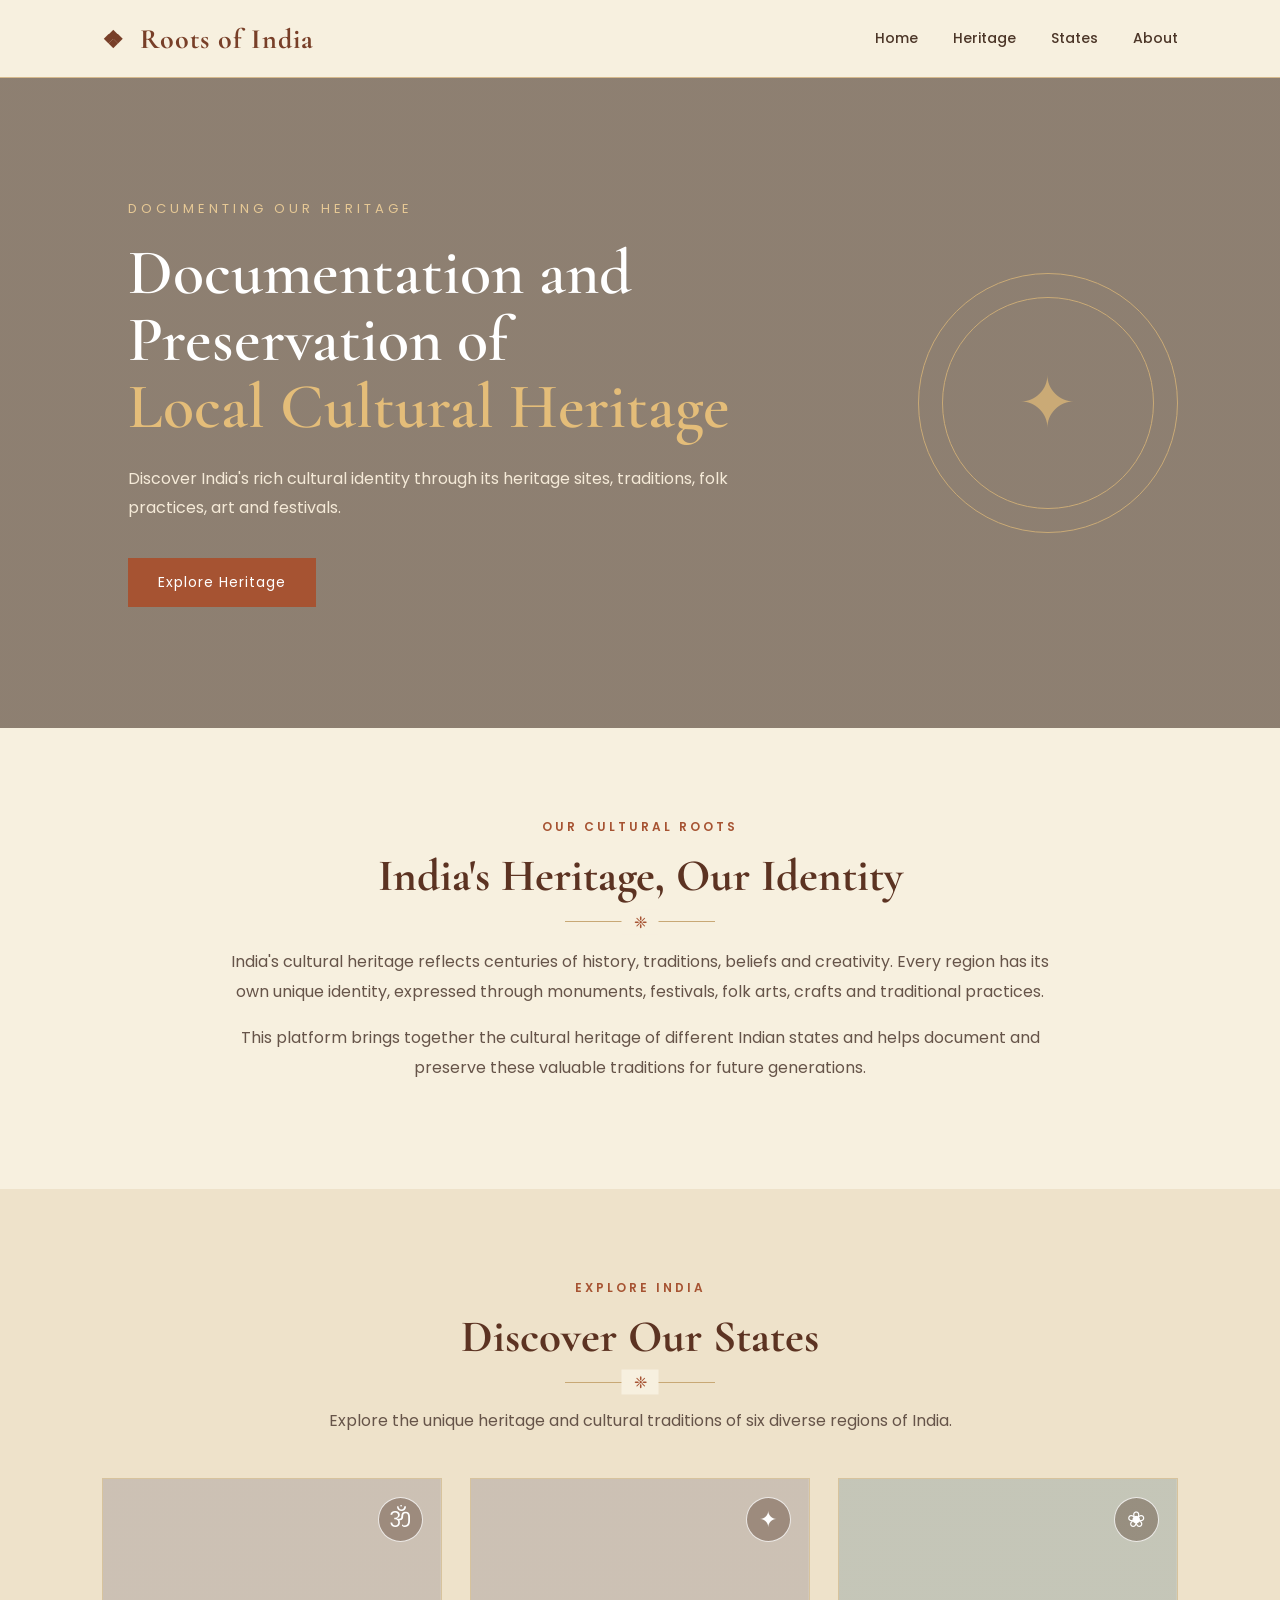
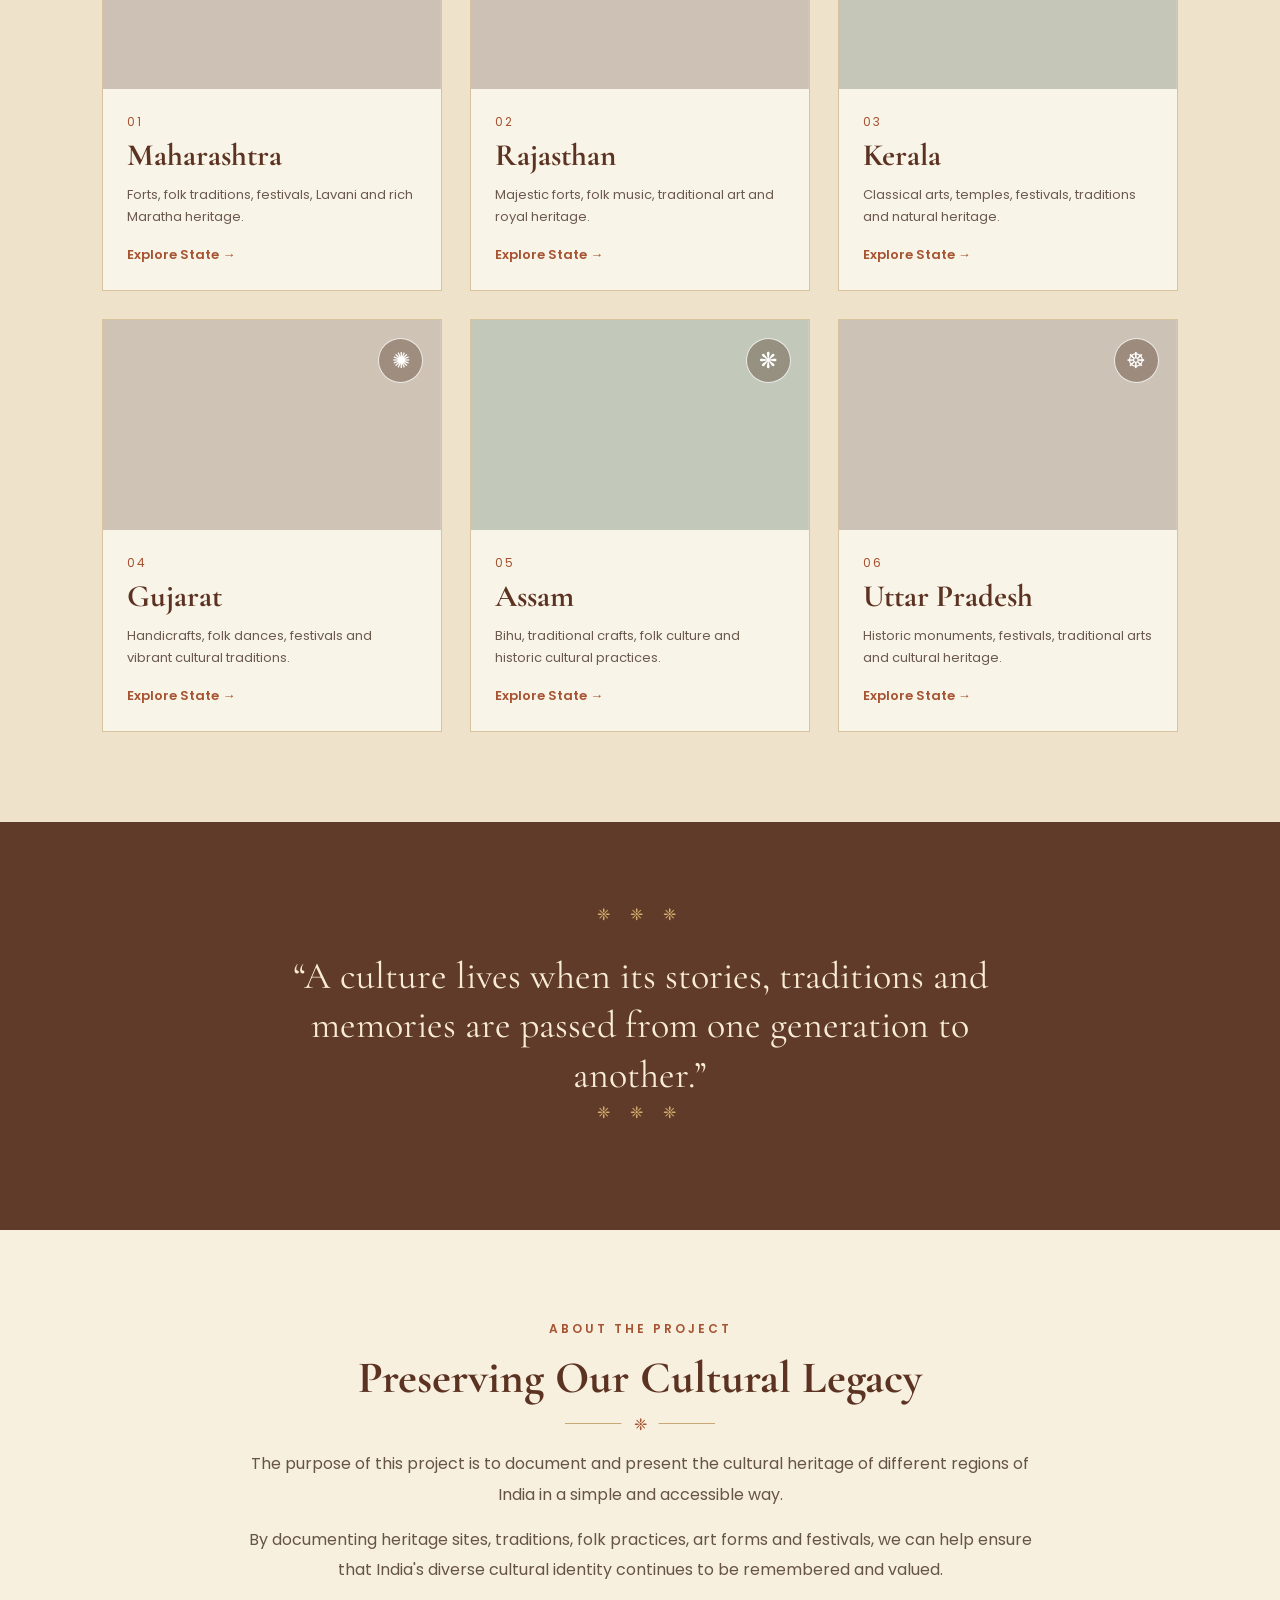
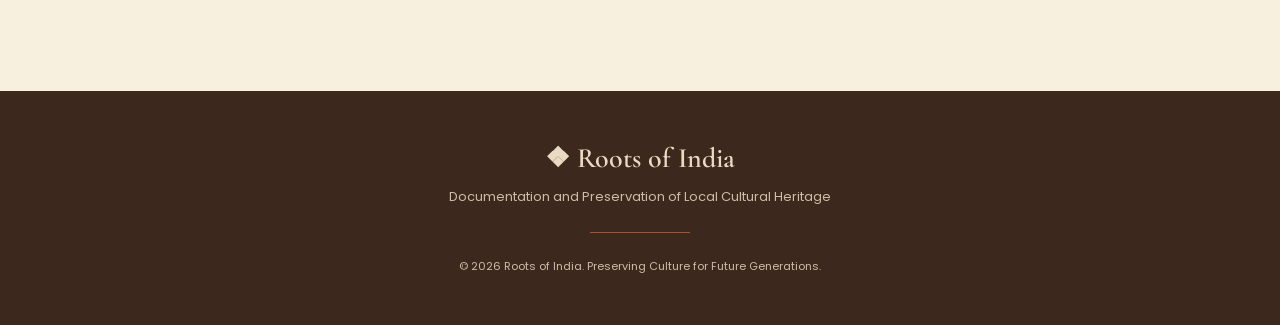
<file: index.html>
<!DOCTYPE html>
<html lang="en">
<head>
    <meta charset="UTF-8">
    <meta name="viewport" content="width=device-width, initial-scale=1.0">

    <title>Roots of India | Cultural Heritage</title>

    <link rel="stylesheet" href="style.css">

    <!-- Google Font -->
    <link href="https://fonts.googleapis.com/css2?family=Cormorant+Garamond:wght@500;600;700&family=Poppins:wght@300;400;500;600&display=swap" rel="stylesheet">
</head>

<body>

    <!-- HEADER -->
    <header>
        <div class="logo">
            <span>❖</span>
            Roots of India
        </div>

        <nav>
            <a href="#home">Home</a>
            <a href="#heritage">Heritage</a>
            <a href="#states">States</a>
            <a href="#about">About</a>
        </nav>
    </header>


    <!-- HERO SECTION -->
    <section class="hero" id="home">

        <div class="hero-content">

            <p class="small-title">DOCUMENTING OUR HERITAGE</p>

            <h1>
                Documentation and<br>
                Preservation of<br>
                <span>Local Cultural Heritage</span>
            </h1>

            <p class="hero-text">
                Discover India's rich cultural identity through its heritage sites,
                traditions, folk practices, art and festivals.
            </p>

            <a href="#states" class="explore-btn">
                Explore Heritage
            </a>

        </div>

        <div class="hero-decoration">
            <div class="circle-pattern">✦</div>
        </div>

    </section>


    <!-- INTRODUCTION -->
    <section class="intro" id="heritage">

        <p class="section-label">OUR CULTURAL ROOTS</p>

        <h2>India's Heritage, Our Identity</h2>

        <div class="decorative-line">
            <span>❈</span>
        </div>

        <p>
            India's cultural heritage reflects centuries of history, traditions,
            beliefs and creativity. Every region has its own unique identity,
            expressed through monuments, festivals, folk arts, crafts and
            traditional practices.
        </p>

        <p>
            This platform brings together the cultural heritage of different
            Indian states and helps document and preserve these valuable
            traditions for future generations.
        </p>

    </section>


    <!-- STATES SECTION -->
    <section class="states-section" id="states">

        <p class="section-label">EXPLORE INDIA</p>

        <h2>Discover Our States</h2>

        <div class="decorative-line">
            <span>❈</span>
        </div>

        <p class="section-description">
            Explore the unique heritage and cultural traditions of six
            diverse regions of India.
        </p>


        <div class="state-container">

            <!-- MAHARASHTRA -->
            <a href="maharashtra.html" class="state-card">

                <div class="card-image maharashtra">
                    <div class="state-symbol">ॐ</div>
                </div>

                <div class="card-content">
                    <p class="state-number">01</p>
                    <h3>Maharashtra</h3>

                    <p>
                        Forts, folk traditions, festivals,
                        Lavani and rich Maratha heritage.
                    </p>

                    <span class="view-link">
                        Explore State →
                    </span>
                </div>

            </a>


            <!-- RAJASTHAN -->
            <a href="rajasthan.html" class="state-card">

                <div class="card-image rajasthan">
                    <div class="state-symbol">✦</div>
                </div>

                <div class="card-content">
                    <p class="state-number">02</p>
                    <h3>Rajasthan</h3>

                    <p>
                        Majestic forts, folk music,
                        traditional art and royal heritage.
                    </p>

                    <span class="view-link">
                        Explore State →
                    </span>
                </div>

            </a>


            <!-- KERALA -->
            <a href="kerala.html" class="state-card">

                <div class="card-image kerala">
                    <div class="state-symbol">❀</div>
                </div>

                <div class="card-content">
                    <p class="state-number">03</p>
                    <h3>Kerala</h3>

                    <p>
                        Classical arts, temples, festivals,
                        traditions and natural heritage.
                    </p>

                    <span class="view-link">
                        Explore State →
                    </span>
                </div>

            </a>


            <!-- GUJARAT -->
            <a href="gujarat.html" class="state-card">

                <div class="card-image gujarat">
                    <div class="state-symbol">✺</div>
                </div>

                <div class="card-content">
                    <p class="state-number">04</p>
                    <h3>Gujarat</h3>

                    <p>
                        Handicrafts, folk dances, festivals
                        and vibrant cultural traditions.
                    </p>

                    <span class="view-link">
                        Explore State →
                    </span>
                </div>

            </a>


            <!-- ASSAM -->
            <a href="assam.html" class="state-card">

                <div class="card-image assam">
                    <div class="state-symbol">❋</div>
                </div>

                <div class="card-content">
                    <p class="state-number">05</p>
                    <h3>Assam</h3>

                    <p>
                        Bihu, traditional crafts, folk culture
                        and historic cultural practices.
                    </p>

                    <span class="view-link">
                        Explore State →
                    </span>
                </div>

            </a>


            <!-- UTTAR PRADESH -->
            <a href="uttarpradesh.html" class="state-card">

                <div class="card-image up">
                    <div class="state-symbol">☸</div>
                </div>

                <div class="card-content">
                    <p class="state-number">06</p>
                    <h3>Uttar Pradesh</h3>

                    <p>
                        Historic monuments, festivals,
                        traditional arts and cultural heritage.
                    </p>

                    <span class="view-link">
                        Explore State →
                    </span>
                </div>

            </a>

        </div>

    </section>


    <!-- PRESERVATION QUOTE -->
    <section class="quote-section">

        <div class="quote-pattern">❈ ❈ ❈</div>

        <blockquote>
            “A culture lives when its stories,
            traditions and memories are passed
            from one generation to another.”
        </blockquote>

        <div class="quote-pattern">❈ ❈ ❈</div>

    </section>


    <!-- ABOUT -->
    <section class="about" id="about">

        <p class="section-label">ABOUT THE PROJECT</p>

        <h2>Preserving Our Cultural Legacy</h2>

        <div class="decorative-line">
            <span>❈</span>
        </div>

        <p>
            The purpose of this project is to document and present the
            cultural heritage of different regions of India in a simple
            and accessible way.
        </p>

        <p>
            By documenting heritage sites, traditions, folk practices,
            art forms and festivals, we can help ensure that India's
            diverse cultural identity continues to be remembered and valued.
        </p>

    </section>


    <!-- FOOTER -->
    <footer>

        <div class="footer-logo">
            ❖ Roots of India
        </div>

        <p>
            Documentation and Preservation of Local Cultural Heritage
        </p>

        <div class="footer-line"></div>

        <p class="copyright">
            © 2026 Roots of India. Preserving Culture for Future Generations.
        </p>

    </footer>

</body>
</html>
</file>
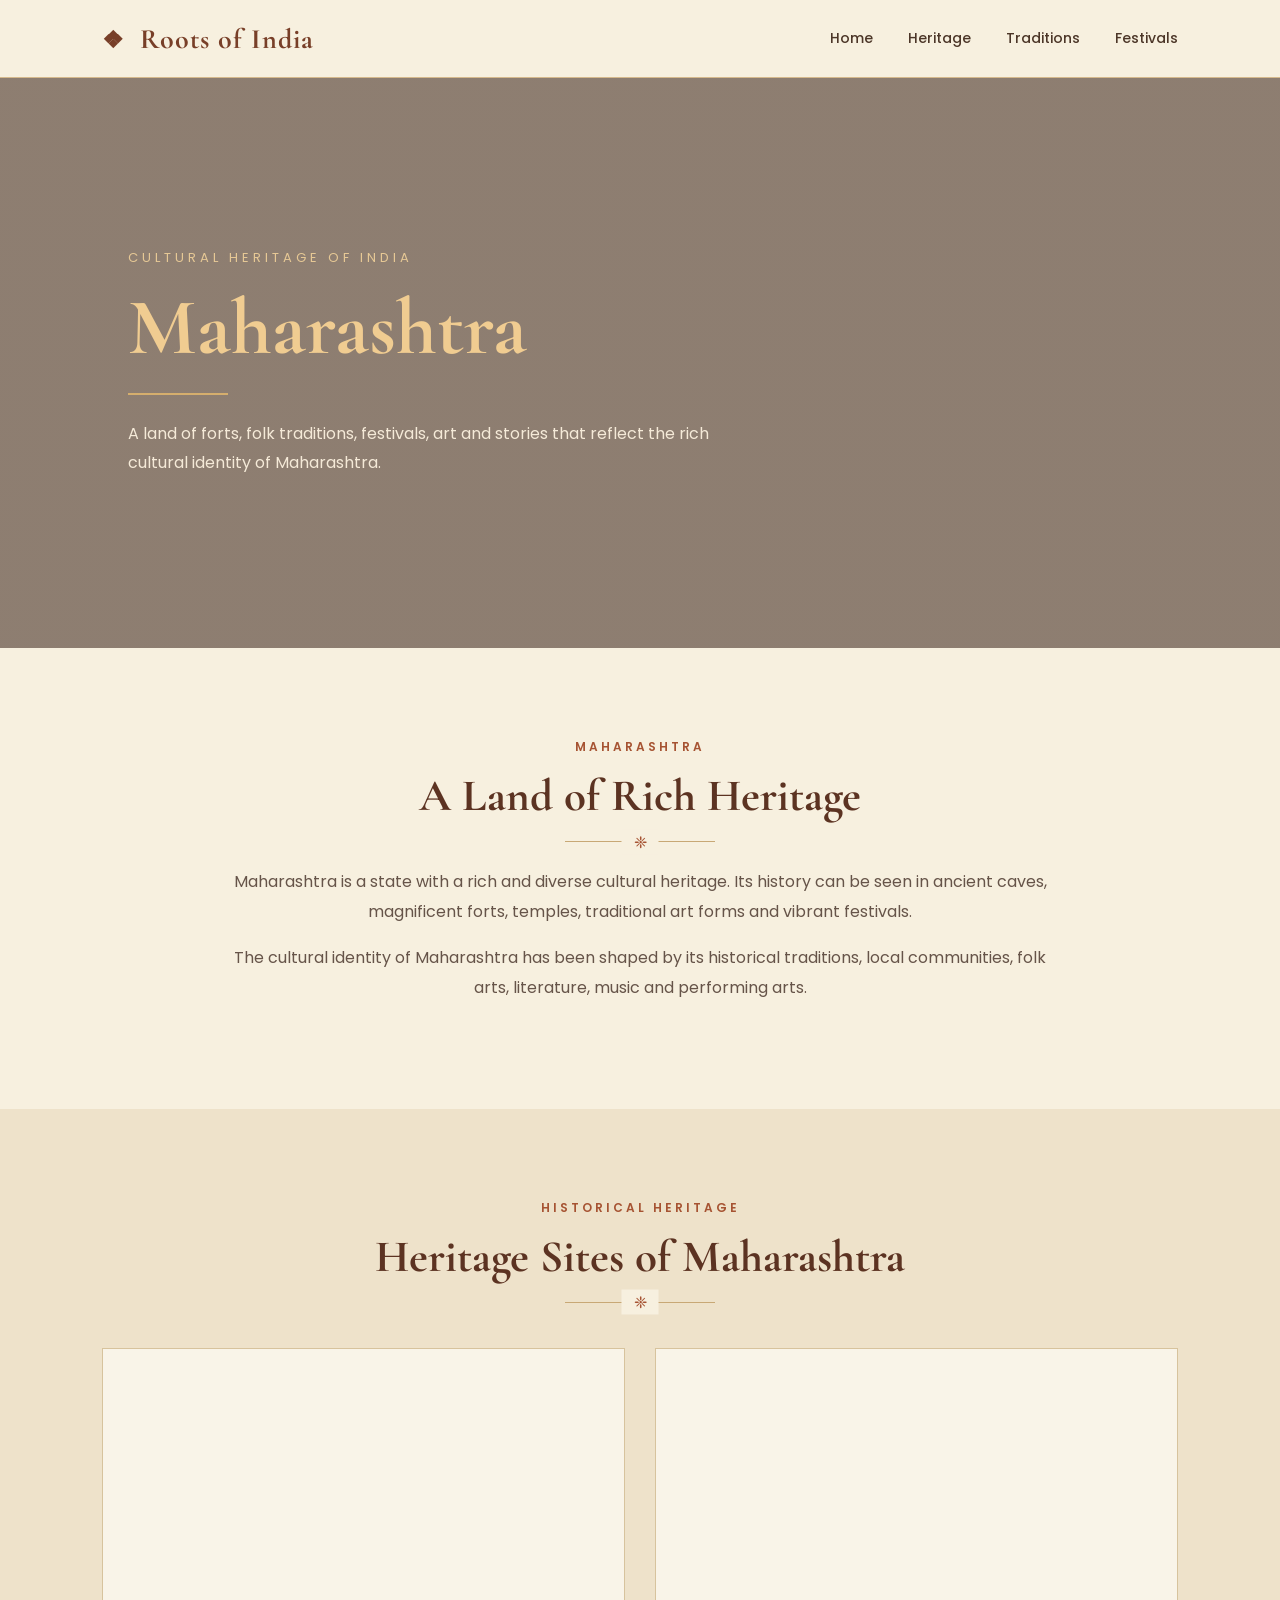
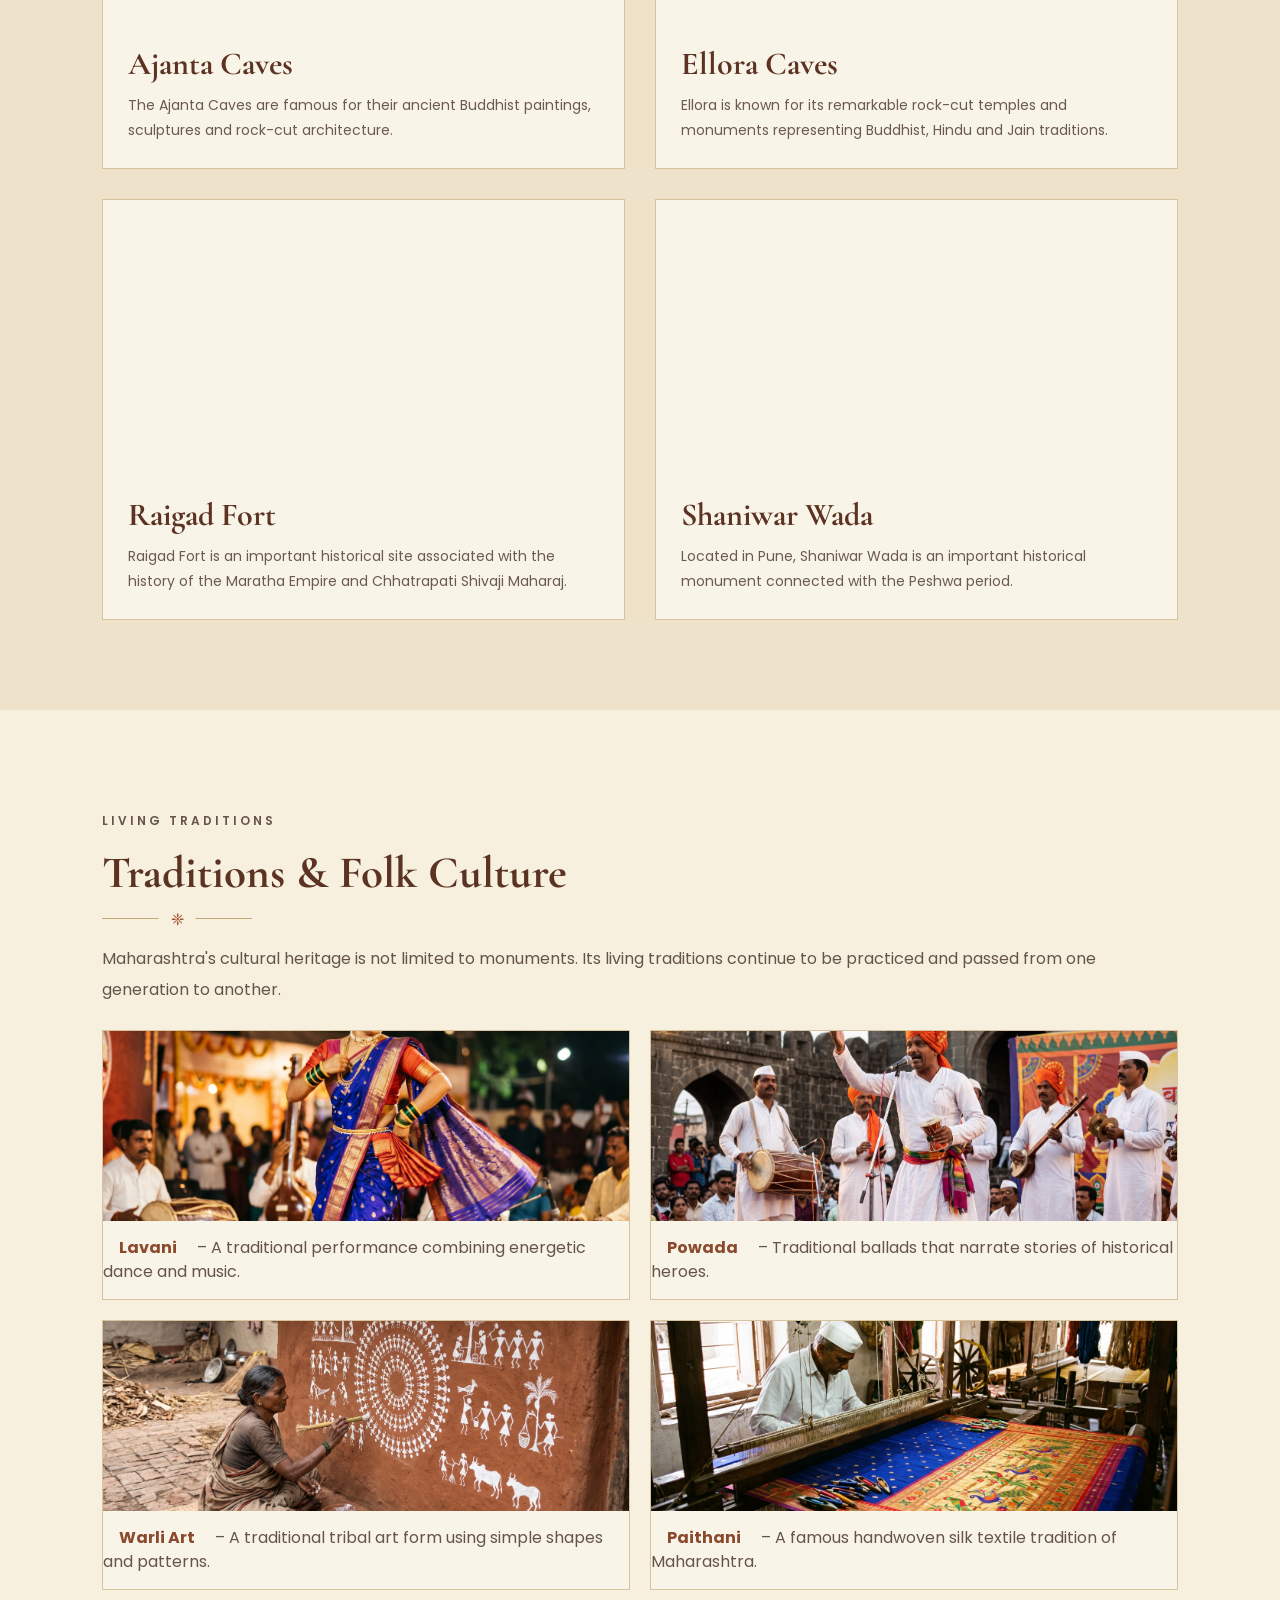
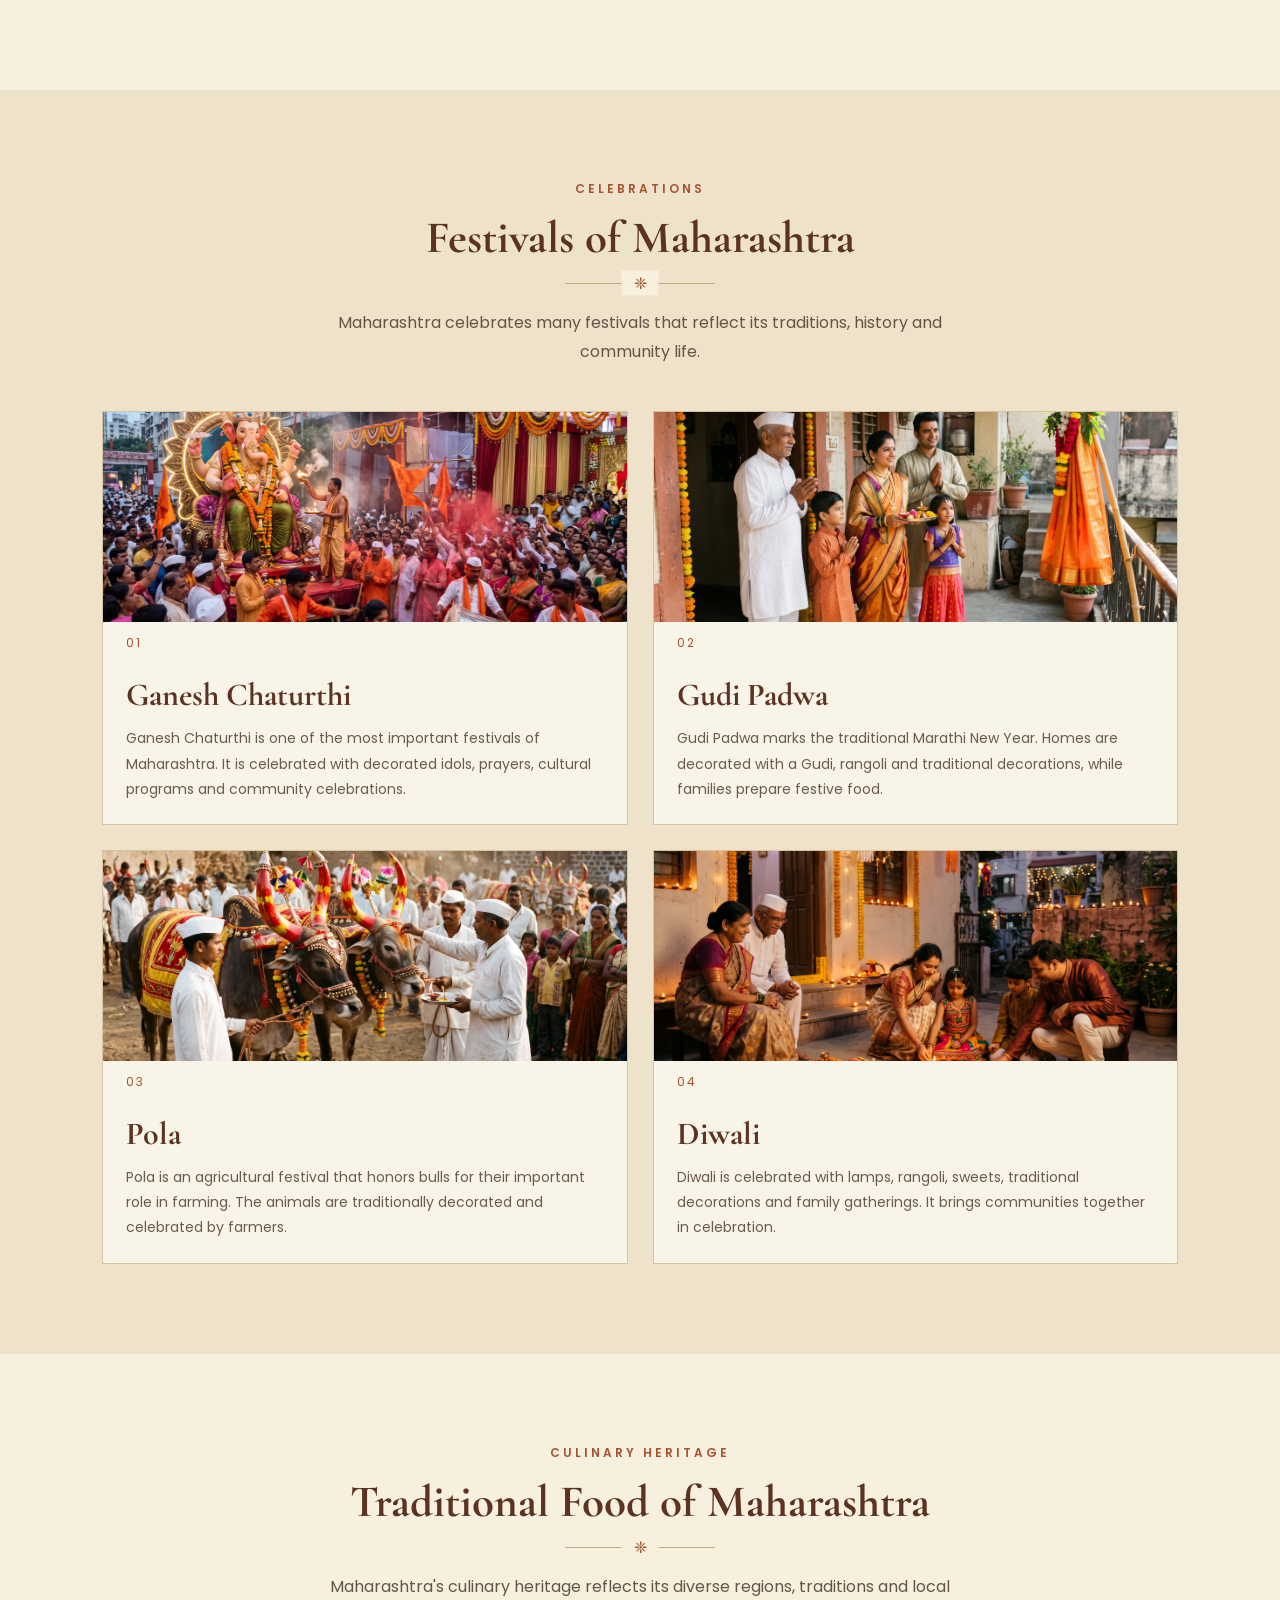
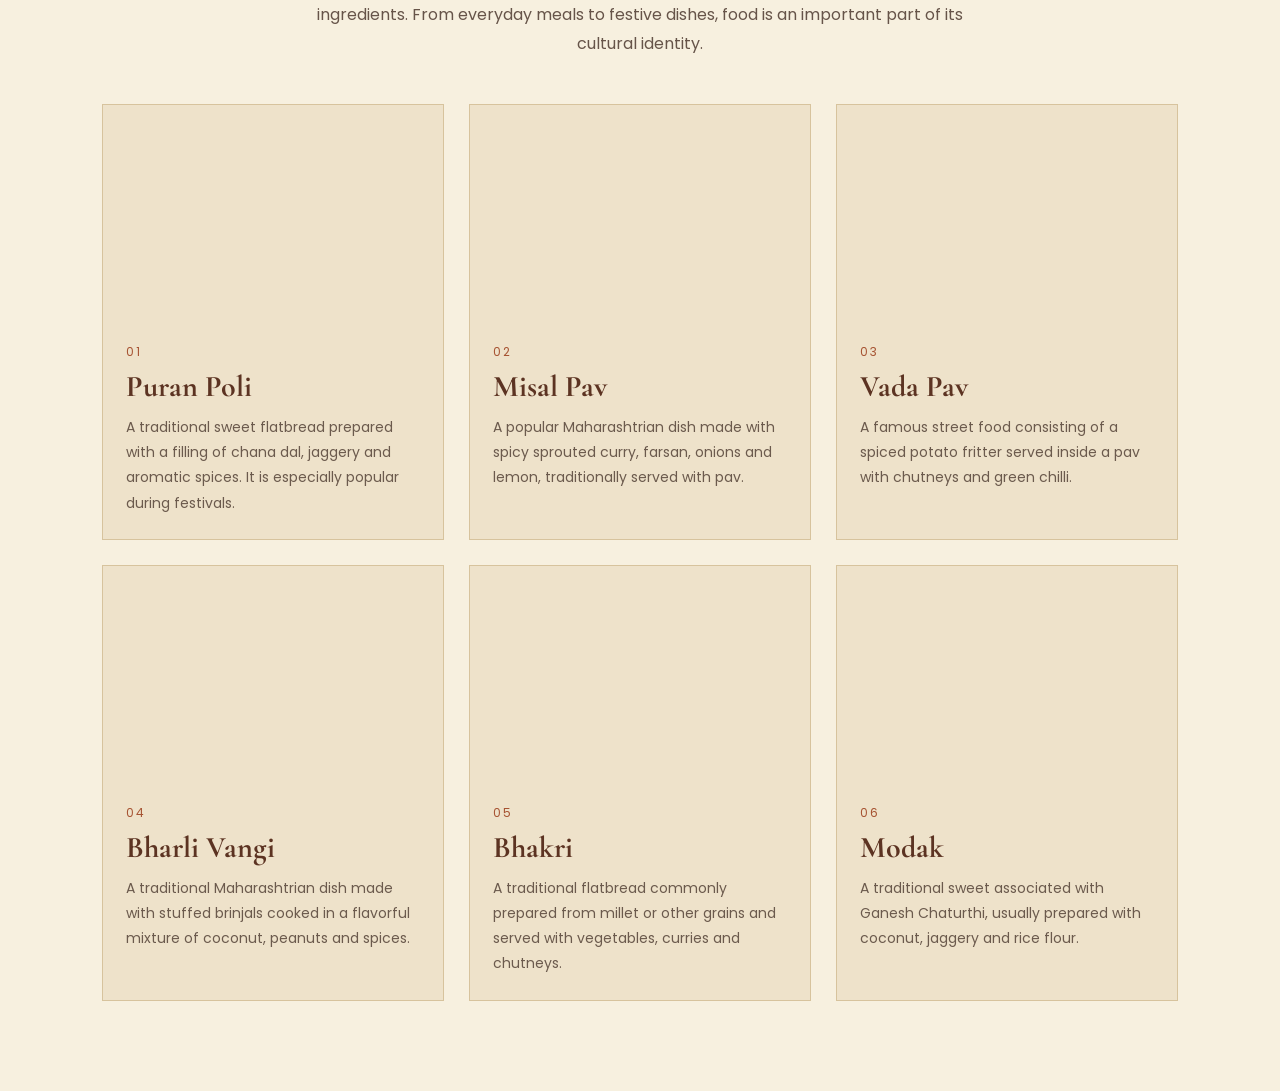
<file: maharashtra.html>
<!DOCTYPE html>
<html lang="en">

<head>
    <meta charset="UTF-8">
    <meta name="viewport" content="width=device-width, initial-scale=1.0">

    <title>Maharashtra | Roots of India</title>

    <link rel="stylesheet" href="style.css">

    <link href="https://fonts.googleapis.com/css2?family=Cormorant+Garamond:wght@500;600;700&family=Poppins:wght@300;400;500;600&display=swap" rel="stylesheet">
</head>

<body>

    <!-- HEADER -->

    <header>

        <div class="logo">
            <span>❖</span>
            Roots of India
        </div>

        <nav>
            <a href="index.html">Home</a>
            <a href="#heritage">Heritage</a>
            <a href="#traditions">Traditions</a>
            <a href="#festivals">Festivals</a>
        </nav>

    </header>


    <!-- HERO SECTION -->

    <section class="mh-hero">

        <div class="mh-hero-content">

            <p class="small-title">CULTURAL HERITAGE OF INDIA</p>

            <h1>
                Maharashtra
            </h1>

            <div class="mh-line"></div>

            <p>
                A land of forts, folk traditions, festivals,
                art and stories that reflect the rich cultural
                identity of Maharashtra.
            </p>

        </div>

    </section>


    <!-- INTRODUCTION -->

    <section class="mh-introduction">

        <p class="section-label">MAHARASHTRA</p>

        <h2>A Land of Rich Heritage</h2>

        <div class="decorative-line">
            <span>❈</span>
        </div>

        <p>
            Maharashtra is a state with a rich and diverse cultural heritage.
            Its history can be seen in ancient caves, magnificent forts,
            temples, traditional art forms and vibrant festivals.
        </p>

        <p>
            The cultural identity of Maharashtra has been shaped by its
            historical traditions, local communities, folk arts, literature,
            music and performing arts.
        </p>

    </section>


    <!-- HERITAGE SITES -->

    <section class="mh-section" id="heritage">

        <p class="section-label">HISTORICAL HERITAGE</p>

        <h2>Heritage Sites of Maharashtra</h2>

        <div class="decorative-line">
            <span>❈</span>
        </div>


        <div class="mh-grid">

            <!-- Ajanta -->

            <div class="mh-card">

                <div class="mh-card-image ajanta"></div>

                <div class="mh-card-content">

                    <h3>Ajanta Caves</h3>

                    <p>
                        The Ajanta Caves are famous for their ancient
                        Buddhist paintings, sculptures and rock-cut
                        architecture.
                    </p>

                </div>

            </div>


            <!-- Ellora -->

            <div class="mh-card">

                <div class="mh-card-image ellora"></div>

                <div class="mh-card-content">

                    <h3>Ellora Caves</h3>

                    <p>
                        Ellora is known for its remarkable rock-cut
                        temples and monuments representing Buddhist,
                        Hindu and Jain traditions.
                    </p>

                </div>

            </div>


            <!-- Raigad -->

            <div class="mh-card">

                <div class="mh-card-image raigad"></div>

                <div class="mh-card-content">

                    <h3>Raigad Fort</h3>

                    <p>
                        Raigad Fort is an important historical site
                        associated with the history of the Maratha
                        Empire and Chhatrapati Shivaji Maharaj.
                    </p>

                </div>

            </div>


            <!-- Shaniwar Wada -->

            <div class="mh-card">

                <div class="mh-card-image shaniwar"></div>

                <div class="mh-card-content">

                    <h3>Shaniwar Wada</h3>

                    <p>
                        Located in Pune, Shaniwar Wada is an important
                        historical monument connected with the Peshwa
                        period.
                    </p>

                </div>

            </div>

        </div>

    </section>


    <!-- TRADITIONS -->

    <section class="mh-traditions" id="traditions">

        <div class="tradition-content">

            <div class="tradition-text">

                <p class="section-label">LIVING TRADITIONS</p>

                <h2>Traditions & Folk Culture</h2>

                <div class="decorative-line left-line">
                    <span>❈</span>
                </div>

                <p>
                    Maharashtra's cultural heritage is not limited to
                    monuments. Its living traditions continue to be
                    practiced and passed from one generation to another.
                </p>

                <ul>

                    <li>
                        <strong>Lavani</strong> – A traditional
                        performance combining energetic dance and music.
                    </li>

                    <li>
                        <strong>Powada</strong> – Traditional ballads
                        that narrate stories of historical heroes.
                    </li>

                    <li>
                        <strong>Warli Art</strong> – A traditional
                        tribal art form using simple shapes and patterns.
                    </li>

                    <li>
                        <strong>Paithani</strong> – A famous handwoven
                        silk textile tradition of Maharashtra.
                    </li>

                </ul>

            </div>

            <div class="warli-design">

                <div class="warli-circle">△</div>

                <div class="warli-person">♟</div>

                <div class="warli-sun">☼</div>

            </div>

        </div>

    </section>


    <!-- FESTIVALS -->

    <!-- FESTIVALS -->

<section class="mh-festivals" id="festivals">

    <p class="section-label">CELEBRATIONS</p>

    <h2>Festivals of Maharashtra</h2>

    <div class="decorative-line">
        <span>❈</span>
    </div>

    <p class="festival-intro">
        Maharashtra celebrates many festivals that reflect its
        traditions, history and community life.
    </p>

    <div class="festival-grid">

        <!-- Ganesh Chaturthi -->

        <div class="festival-card">

            <div class="festival-number">01</div>

            <div class="festival-icon">🪔</div>

            <h3>Ganesh Chaturthi</h3>

            <p>
                Ganesh Chaturthi is one of the most important festivals
                of Maharashtra. It is celebrated with decorated idols,
                prayers, cultural programs and community celebrations.
            </p>

        </div>


        <!-- Gudi Padwa -->

        <div class="festival-card">

            <div class="festival-number">02</div>

            <div class="festival-icon">🌿</div>

            <h3>Gudi Padwa</h3>

            <p>
                Gudi Padwa marks the traditional Marathi New Year.
                Homes are decorated with a Gudi, rangoli and traditional
                decorations, while families prepare festive food.
            </p>

        </div>


        <!-- Pola -->

        <div class="festival-card">

            <div class="festival-number">03</div>

            <div class="festival-icon">🐂</div>

            <h3>Pola</h3>

            <p>
                Pola is an agricultural festival that honors bulls
                for their important role in farming. The animals are
                traditionally decorated and celebrated by farmers.
            </p>

        </div>


        <!-- Diwali -->

        <div class="festival-card">

            <div class="festival-number">04</div>

            <div class="festival-icon">✨</div>

            <h3>Diwali</h3>

            <p>
                Diwali is celebrated with lamps, rangoli, sweets,
                traditional decorations and family gatherings.
                It brings communities together in celebration.
            </p>

        </div>

    </div>

</section>
<!-- FOOD SECTION -->

<section class="mh-food" id="food">

    <p class="section-label">CULINARY HERITAGE</p>

    <h2>Traditional Food of Maharashtra</h2>

    <div class="decorative-line">
        <span>❈</span>
    </div>

    <p class="food-intro">
        Maharashtra's culinary heritage reflects its diverse regions,
        traditions and local ingredients. From everyday meals to
        festive dishes, food is an important part of its cultural identity.
    </p>


    <div class="food-grid">

        <!-- Puran Poli -->

        <div class="food-card">

            <div class="food-image puranpoli"></div>

            <div class="food-content">

                <span class="food-number">01</span>

                <h3>Puran Poli</h3>

                <p>
                    A traditional sweet flatbread prepared with
                    a filling of chana dal, jaggery and aromatic
                    spices. It is especially popular during festivals.
                </p>

            </div>

        </div>


        <!-- Misal Pav -->

        <div class="food-card">

            <div class="food-image misal"></div>

            <div class="food-content">

                <span class="food-number">02</span>

                <h3>Misal Pav</h3>

                <p>
                    A popular Maharashtrian dish made with spicy
                    sprouted curry, farsan, onions and lemon,
                    traditionally served with pav.
                </p>

            </div>

        </div>


        <!-- Vada Pav -->

        <div class="food-card">

            <div class="food-image vadapav"></div>

            <div class="food-content">

                <span class="food-number">03</span>

                <h3>Vada Pav</h3>

                <p>
                    A famous street food consisting of a spiced
                    potato fritter served inside a pav with chutneys
                    and green chilli.
                </p>

            </div>

        </div>


        <!-- Bharli Vangi -->

        <div class="food-card">

            <div class="food-image bharlivangi"></div>

            <div class="food-content">

                <span class="food-number">04</span>

                <h3>Bharli Vangi</h3>

                <p>
                    A traditional Maharashtrian dish made with
                    stuffed brinjals cooked in a flavorful mixture
                    of coconut, peanuts and spices.
                </p>

            </div>

        </div>


        <!-- Bhakri -->

        <div class="food-card">

            <div class="food-image bhakri"></div>

            <div class="food-content">

                <span class="food-number">05</span>

                <h3>Bhakri</h3>

                <p>
                    A traditional flatbread commonly prepared
                    from millet or other grains and served with
                    vegetables, curries and chutneys.
                </p>

            </div>

        </div>


        <!-- Modak -->

        <div class="food-card">

            <div class="food-image modak"></div>

            <div class="food-content">

                <span class="food-number">06</span>

                <h3>Modak</h3>

                <p>
                    A traditional sweet associated with Ganesh
                    Chaturthi, usually prepared with coconut,
                    jaggery and rice flour.
                </p>

            </div>

        </div>

    </div>

</section>
</file>
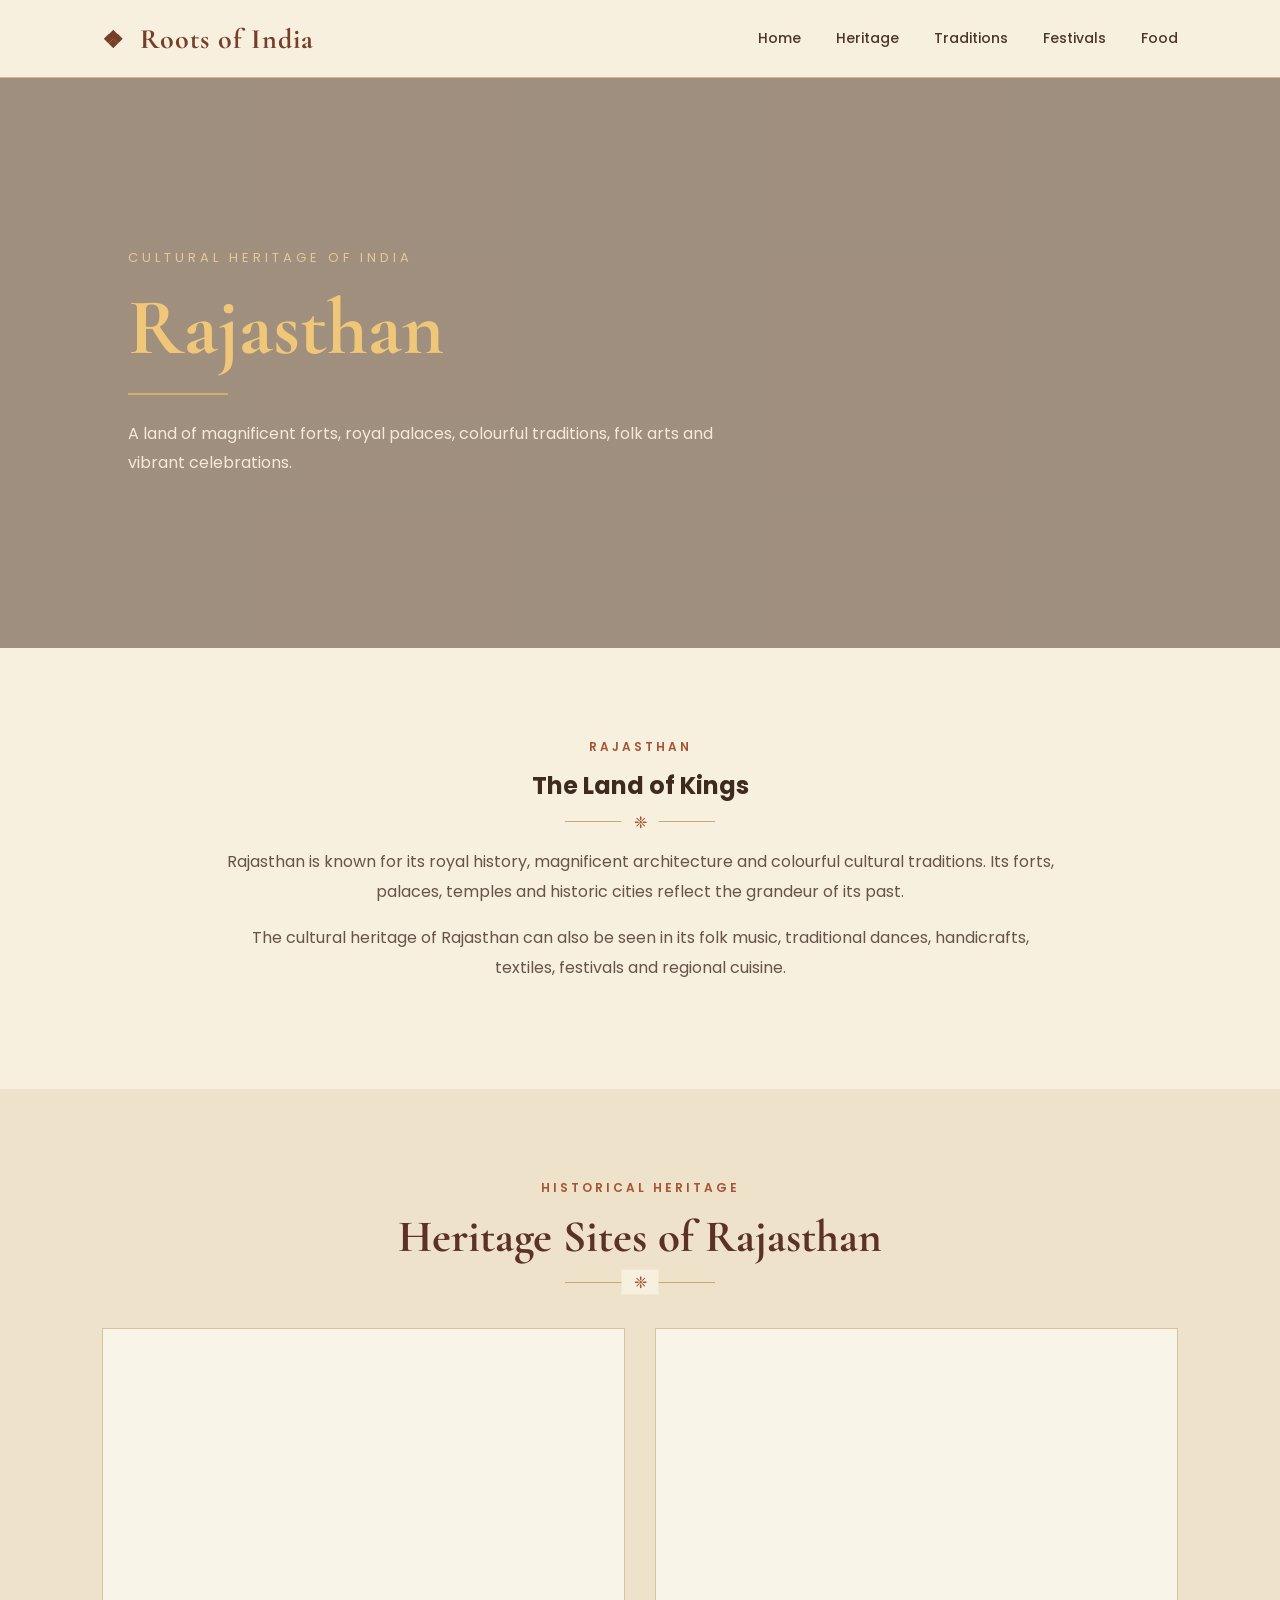
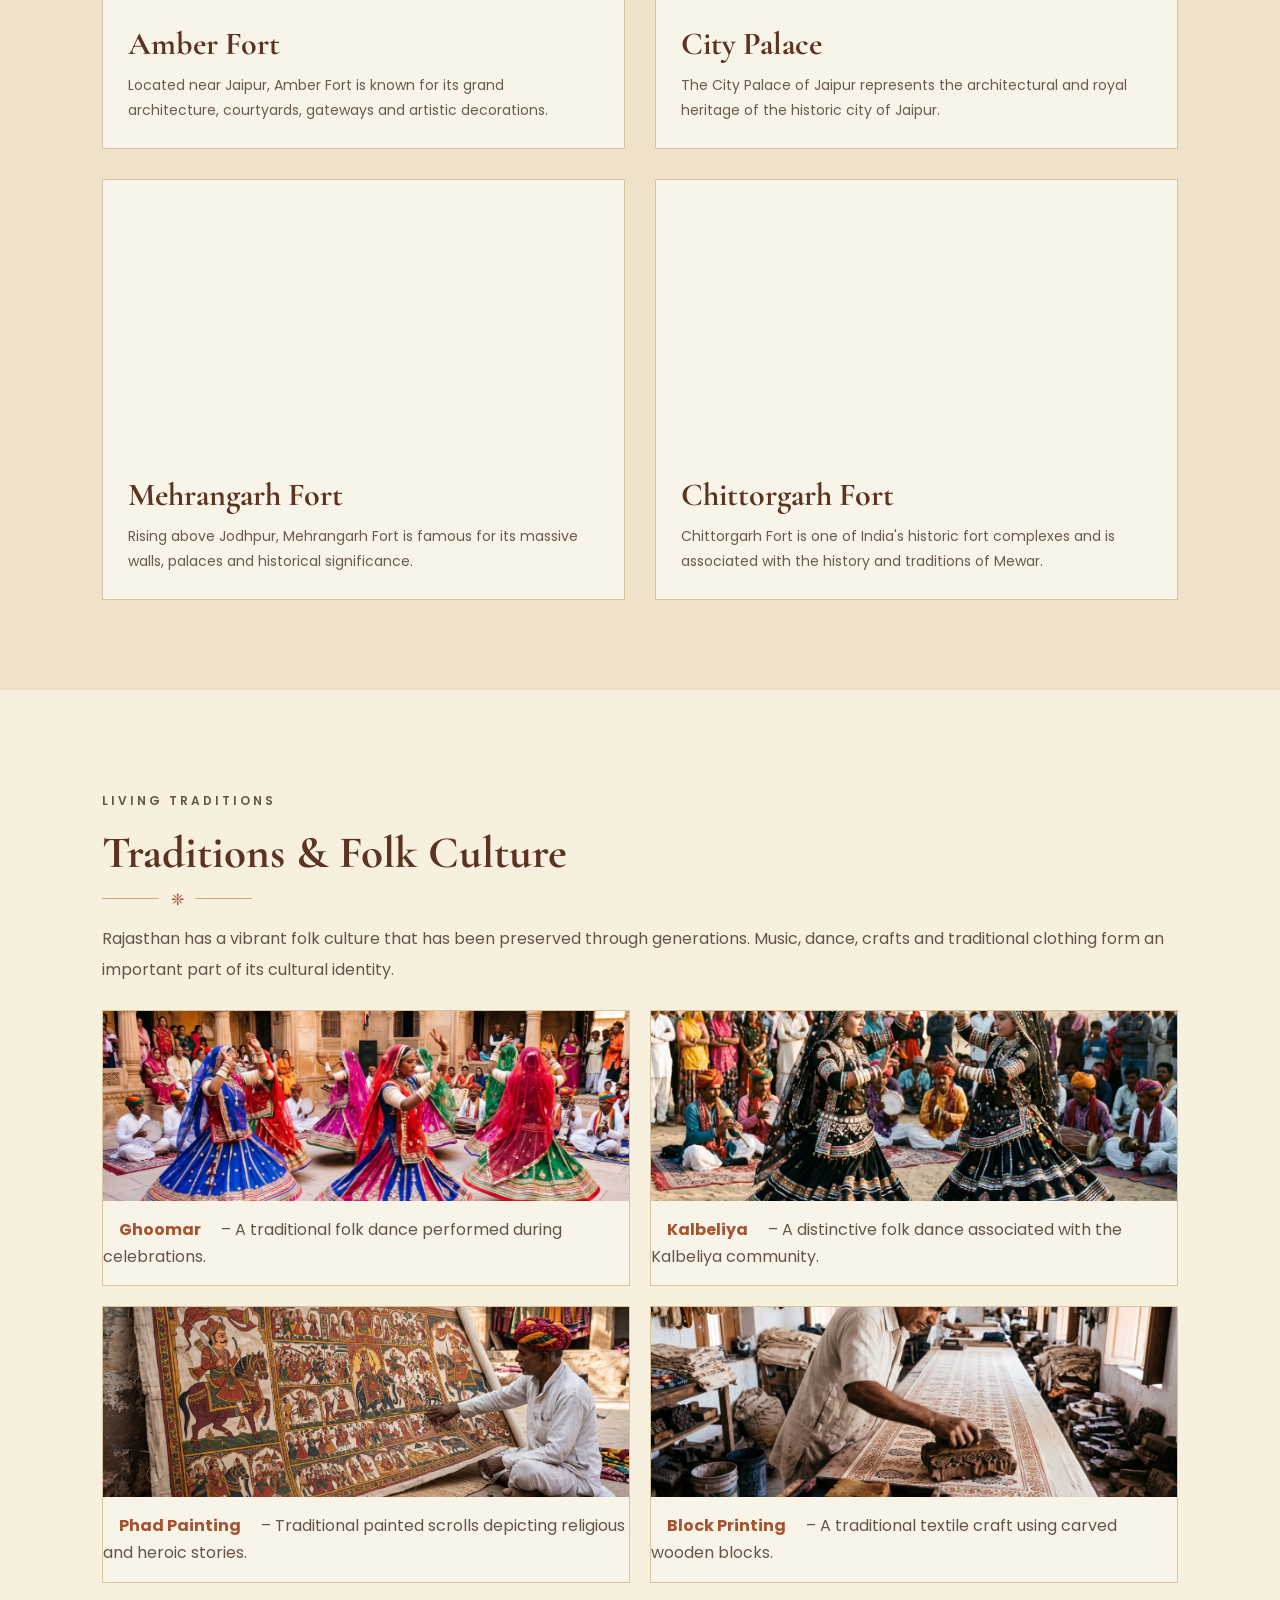
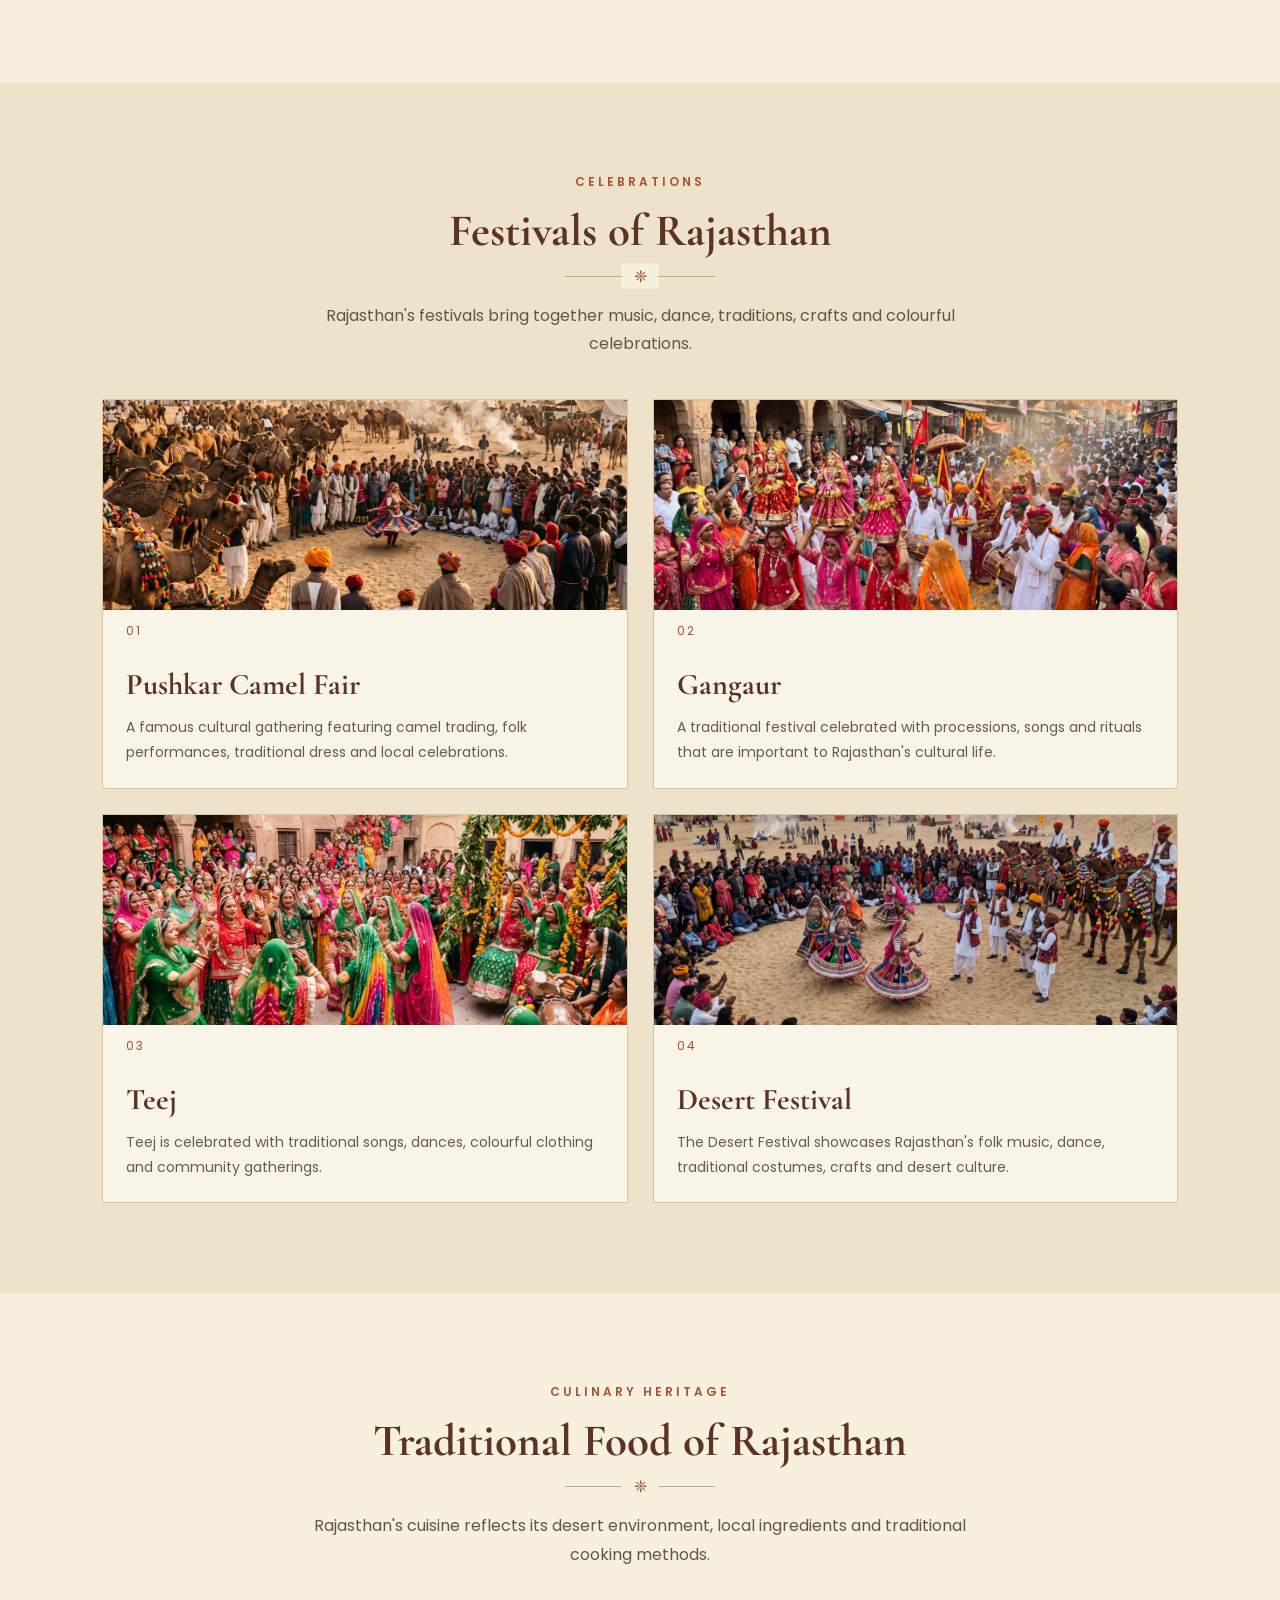
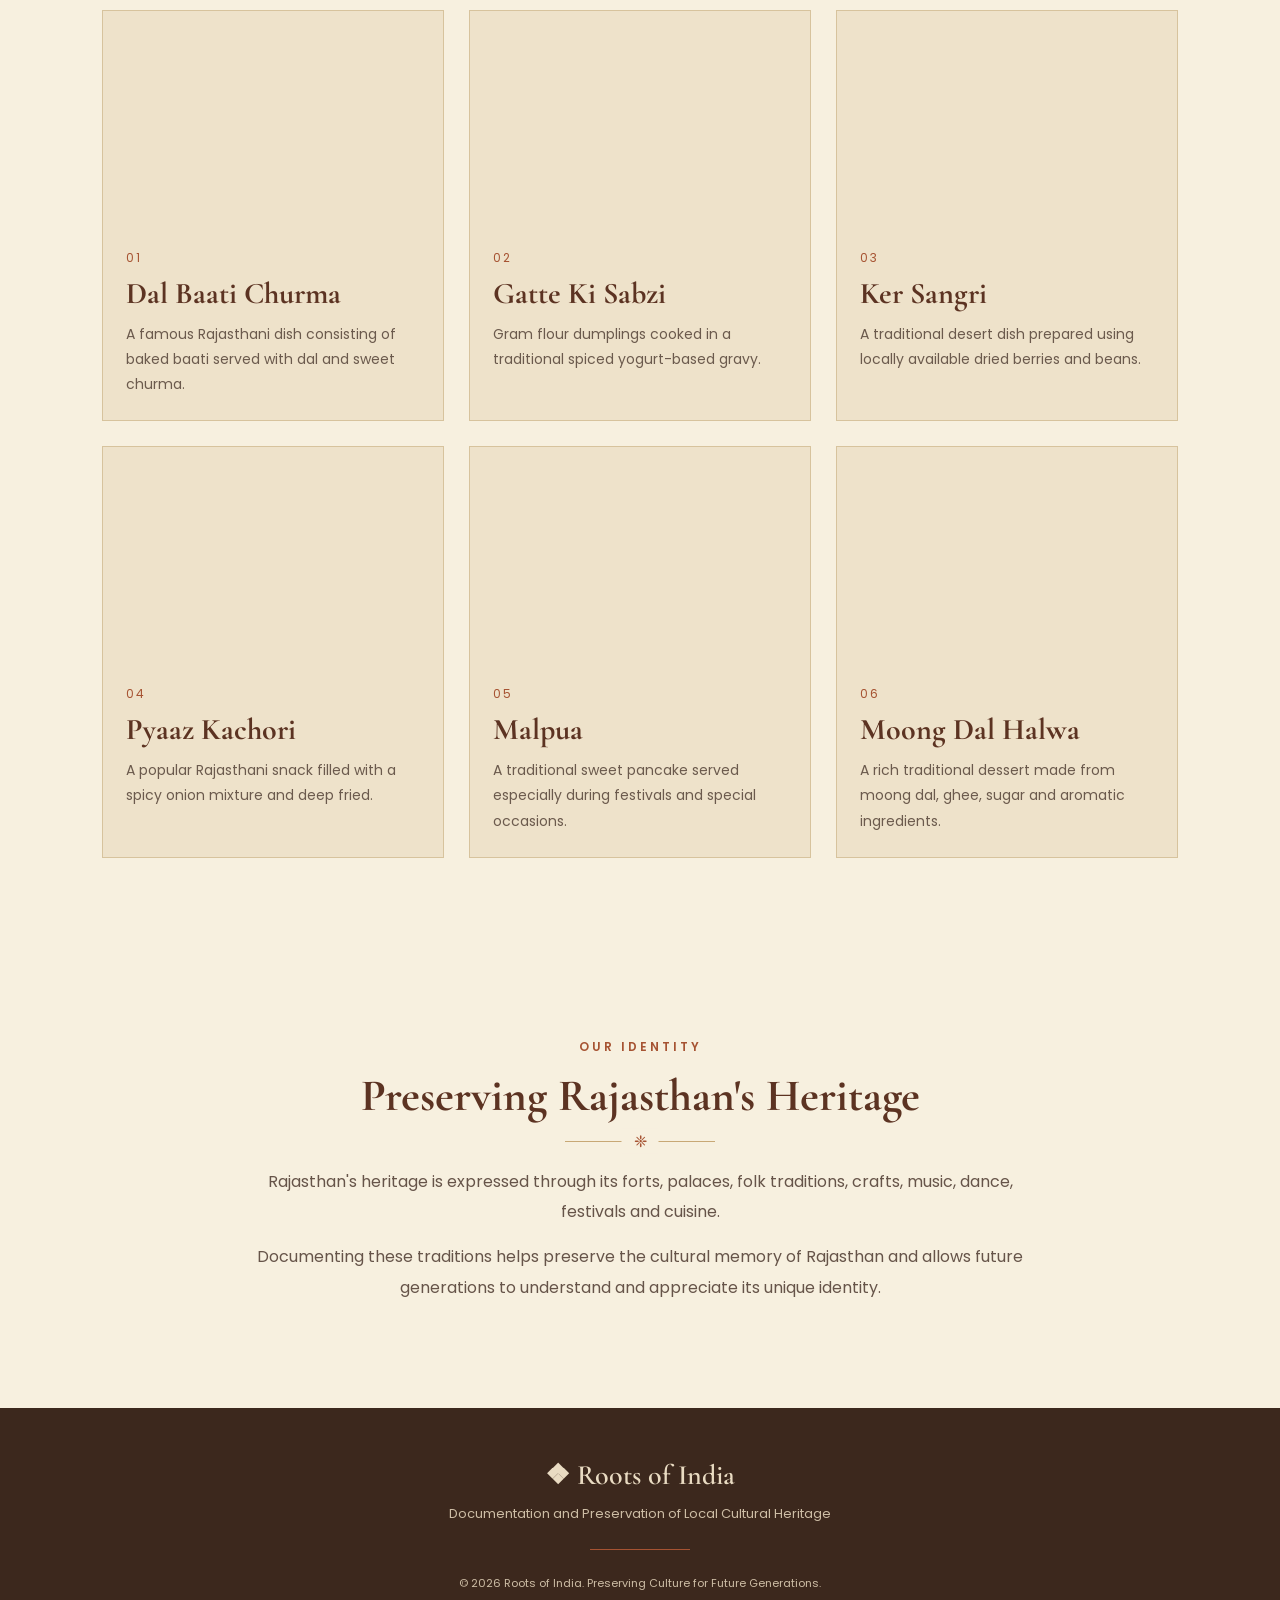
<file: rajasthan.html>
<!DOCTYPE html>
<html lang="en">

<head>
    <meta charset="UTF-8">
    <meta name="viewport" content="width=device-width, initial-scale=1.0">

    <title>Rajasthan | Roots of India</title>

    <link rel="stylesheet" href="style.css">

    <link href="https://fonts.googleapis.com/css2?family=Cormorant+Garamond:wght@500;600;700&family=Poppins:wght@300;400;500;600&display=swap" rel="stylesheet">
</head>

<body>

<!-- HEADER -->

<header>

    <div class="logo">
        <span>❖</span>
        Roots of India
    </div>

    <nav>
        <a href="index.html">Home</a>
        <a href="#heritage">Heritage</a>
        <a href="#traditions">Traditions</a>
        <a href="#festivals">Festivals</a>
        <a href="#food">Food</a>
    </nav>

</header>


<!-- HERO -->

<section class="raj-hero">

    <div class="raj-hero-content">

        <p class="small-title">CULTURAL HERITAGE OF INDIA</p>

        <h1>Rajasthan</h1>

        <div class="raj-line"></div>

        <p>
            A land of magnificent forts, royal palaces,
            colourful traditions, folk arts and vibrant celebrations.
        </p>

    </div>

</section>


<!-- INTRODUCTION -->

<section class="raj-introduction">

    <p class="section-label">RAJASTHAN</p>

    <h2>The Land of Kings</h2>

    <div class="decorative-line">
        <span>❈</span>
    </div>

    <p>
        Rajasthan is known for its royal history, magnificent
        architecture and colourful cultural traditions.
        Its forts, palaces, temples and historic cities
        reflect the grandeur of its past.
    </p>

    <p>
        The cultural heritage of Rajasthan can also be seen
        in its folk music, traditional dances, handicrafts,
        textiles, festivals and regional cuisine.
    </p>

</section>


<!-- HERITAGE SITES -->

<section class="raj-section" id="heritage">

    <p class="section-label">HISTORICAL HERITAGE</p>

    <h2>Heritage Sites of Rajasthan</h2>

    <div class="decorative-line">
        <span>❈</span>
    </div>

    <div class="raj-grid">

        <div class="raj-card">

            <div class="raj-card-image amber"></div>

            <div class="raj-card-content">

                <h3>Amber Fort</h3>

                <p>
                    Located near Jaipur, Amber Fort is known
                    for its grand architecture, courtyards,
                    gateways and artistic decorations.
                </p>

            </div>

        </div>


        <div class="raj-card">

            <div class="raj-card-image city-palace"></div>

            <div class="raj-card-content">

                <h3>City Palace</h3>

                <p>
                    The City Palace of Jaipur represents the
                    architectural and royal heritage of the
                    historic city of Jaipur.
                </p>

            </div>

        </div>


        <div class="raj-card">

            <div class="raj-card-image mehrangarh"></div>

            <div class="raj-card-content">

                <h3>Mehrangarh Fort</h3>

                <p>
                    Rising above Jodhpur, Mehrangarh Fort is
                    famous for its massive walls, palaces and
                    historical significance.
                </p>

            </div>

        </div>


        <div class="raj-card">

            <div class="raj-card-image chittorgarh"></div>

            <div class="raj-card-content">

                <h3>Chittorgarh Fort</h3>

                <p>
                    Chittorgarh Fort is one of India's historic
                    fort complexes and is associated with the
                    history and traditions of Mewar.
                </p>

            </div>

        </div>

    </div>

</section>


<!-- TRADITIONS -->

<section class="raj-traditions" id="traditions">

    <div class="raj-tradition-content">

        <div class="raj-tradition-text">

            <p class="section-label">LIVING TRADITIONS</p>

            <h2>Traditions & Folk Culture</h2>

            <div class="decorative-line raj-left-line">
                <span>❈</span>
            </div>

            <p>
                Rajasthan has a vibrant folk culture that has
                been preserved through generations. Music,
                dance, crafts and traditional clothing form
                an important part of its cultural identity.
            </p>

            <ul>

                <li>
                    <strong>Ghoomar</strong> – A traditional
                    folk dance performed during celebrations.
                </li>

                <li>
                    <strong>Kalbeliya</strong> – A distinctive
                    folk dance associated with the Kalbeliya community.
                </li>

                <li>
                    <strong>Phad Painting</strong> – Traditional
                    painted scrolls depicting religious and heroic stories.
                </li>

                <li>
                    <strong>Block Printing</strong> – A traditional
                    textile craft using carved wooden blocks.
                </li>

            </ul>

        </div>


        <div class="raj-art">

            <div class="raj-sun">☼</div>

            <div class="raj-pattern">✦</div>

            <div class="raj-dancer">♟</div>

        </div>

    </div>

</section>


<!-- FESTIVALS -->

<section class="raj-festivals" id="festivals">

    <p class="section-label">CELEBRATIONS</p>

    <h2>Festivals of Rajasthan</h2>

    <div class="decorative-line">
        <span>❈</span>
    </div>

    <p class="festival-intro">
        Rajasthan's festivals bring together music,
        dance, traditions, crafts and colourful celebrations.
    </p>


    <div class="festival-grid">

        <div class="festival-card">

            <div class="festival-number">01</div>

            <div class="festival-icon">🐪</div>

            <h3>Pushkar Camel Fair</h3>

            <p>
                A famous cultural gathering featuring camel
                trading, folk performances, traditional dress
                and local celebrations.
            </p>

        </div>


        <div class="festival-card">

            <div class="festival-number">02</div>

            <div class="festival-icon">🌸</div>

            <h3>Gangaur</h3>

            <p>
                A traditional festival celebrated with
                processions, songs and rituals that are
                important to Rajasthan's cultural life.
            </p>

        </div>


        <div class="festival-card">

            <div class="festival-number">03</div>

            <div class="festival-icon">🌿</div>

            <h3>Teej</h3>

            <p>
                Teej is celebrated with traditional songs,
                dances, colourful clothing and community gatherings.
            </p>

        </div>


        <div class="festival-card">

            <div class="festival-number">04</div>

            <div class="festival-icon">🏮</div>

            <h3>Desert Festival</h3>

            <p>
                The Desert Festival showcases Rajasthan's
                folk music, dance, traditional costumes,
                crafts and desert culture.
            </p>

        </div>

    </div>

</section>


<!-- FOOD -->

<section class="raj-food" id="food">

    <p class="section-label">CULINARY HERITAGE</p>

    <h2>Traditional Food of Rajasthan</h2>

    <div class="decorative-line">
        <span>❈</span>
    </div>

    <p class="food-intro">
        Rajasthan's cuisine reflects its desert environment,
        local ingredients and traditional cooking methods.
    </p>


    <div class="food-grid">

        <div class="food-card">

            <div class="food-image raj-dalbati"></div>

            <div class="food-content">

                <span class="food-number">01</span>

                <h3>Dal Baati Churma</h3>

                <p>
                    A famous Rajasthani dish consisting of baked
                    baati served with dal and sweet churma.
                </p>

            </div>

        </div>


        <div class="food-card">

            <div class="food-image raj-gatte"></div>

            <div class="food-content">

                <span class="food-number">02</span>

                <h3>Gatte Ki Sabzi</h3>

                <p>
                    Gram flour dumplings cooked in a traditional
                    spiced yogurt-based gravy.
                </p>

            </div>

        </div>


        <div class="food-card">

            <div class="food-image raj-kersangri"></div>

            <div class="food-content">

                <span class="food-number">03</span>

                <h3>Ker Sangri</h3>

                <p>
                    A traditional desert dish prepared using
                    locally available dried berries and beans.
                </p>

            </div>

        </div>


        <div class="food-card">

            <div class="food-image raj-kachori"></div>

            <div class="food-content">

                <span class="food-number">04</span>

                <h3>Pyaaz Kachori</h3>

                <p>
                    A popular Rajasthani snack filled with
                    a spicy onion mixture and deep fried.
                </p>

            </div>

        </div>


        <div class="food-card">

            <div class="food-image raj-malpua"></div>

            <div class="food-content">

                <span class="food-number">05</span>

                <h3>Malpua</h3>

                <p>
                    A traditional sweet pancake served especially
                    during festivals and special occasions.
                </p>

            </div>

        </div>


        <div class="food-card">

            <div class="food-image raj-halwa"></div>

            <div class="food-content">

                <span class="food-number">06</span>

                <h3>Moong Dal Halwa</h3>

                <p>
                    A rich traditional dessert made from moong dal,
                    ghee, sugar and aromatic ingredients.
                </p>

            </div>

        </div>

    </div>

</section>


<!-- CULTURAL IDENTITY -->

<section class="raj-identity">

    <p class="section-label">OUR IDENTITY</p>

    <h2>Preserving Rajasthan's Heritage</h2>

    <div class="decorative-line">
        <span>❈</span>
    </div>

    <p>
        Rajasthan's heritage is expressed through its forts,
        palaces, folk traditions, crafts, music, dance,
        festivals and cuisine.
    </p>

    <p>
        Documenting these traditions helps preserve the cultural
        memory of Rajasthan and allows future generations to
        understand and appreciate its unique identity.
    </p>

</section>


<!-- FOOTER -->

<footer>

    <div class="footer-logo">
        ❖ Roots of India
    </div>

    <p>
        Documentation and Preservation of Local Cultural Heritage
    </p>

    <div class="footer-line"></div>

    <p class="copyright">
        © 2026 Roots of India. Preserving Culture for Future Generations.
    </p>

</footer>

</body>

</html>
</file>
<file: style.css>
* {
    margin: 0;
    padding: 0;
    box-sizing: border-box;
}

html {
    scroll-behavior: smooth;
}

body {
    font-family: 'Poppins', sans-serif;
    background-color: #f7f0df;
    color: #3d2b20;
}


/* ================= HEADER ================= */

header {
    height: 78px;
    background-color: #f7f0df;
    display: flex;
    align-items: center;
    justify-content: space-between;
    padding: 0 8%;
    border-bottom: 1px solid #d5b98c;
    position: sticky;
    top: 0;
    z-index: 1000;
}

.logo {
    font-family: 'Cormorant Garamond', serif;
    font-size: 28px;
    font-weight: 700;
    color: #783f28;
    letter-spacing: 1px;
}

.logo span {
    font-size: 24px;
    margin-right: 7px;
}

nav {
    display: flex;
    gap: 35px;
}

nav a {
    text-decoration: none;
    color: #4c3628;
    font-size: 14px;
    font-weight: 500;
    transition: 0.3s;
}

nav a:hover {
    color: #a65332;
}


/* ================= HERO ================= */

.hero {
    min-height: 650px;
    display: flex;
    align-items: center;
    position: relative;
    overflow: hidden;

    background:
        linear-gradient(
            rgba(55, 35, 23, 0.55),
            rgba(55, 35, 23, 0.55)
        ),
        url("https://images.unsplash.com/photo-1548013146-72479768bada?auto=format&fit=crop&w=1800&q=80");

    background-size: cover;
    background-position: center;
}

.hero-content {
    width: 65%;
    padding-left: 10%;
    color: white;
    position: relative;
    z-index: 2;
}

.small-title {
    font-size: 13px;
    letter-spacing: 4px;
    margin-bottom: 20px;
    color: #e6c895;
}

.hero h1 {
    font-family: 'Cormorant Garamond', serif;
    font-size: 64px;
    line-height: 1.05;
    font-weight: 600;
}

.hero h1 span {
    color: #e4bd79;
}

.hero-text {
    max-width: 600px;
    margin-top: 25px;
    line-height: 1.8;
    font-size: 16px;
    color: #f5ead8;
}

.explore-btn {
    display: inline-block;
    margin-top: 35px;
    padding: 14px 30px;
    background-color: #a65332;
    color: white;
    text-decoration: none;
    font-size: 14px;
    letter-spacing: 1px;
    transition: 0.3s;
}

.explore-btn:hover {
    background-color: #783f28;
    transform: translateY(-2px);
}


/* Decorative circle */

.hero-decoration {
    position: absolute;
    right: 8%;
    top: 50%;
    transform: translateY(-50%);
}

.circle-pattern {
    width: 260px;
    height: 260px;
    border: 1px solid #e4bd79;
    border-radius: 50%;
    display: flex;
    align-items: center;
    justify-content: center;
    color: #e4bd79;
    font-size: 70px;
    opacity: 0.7;
}

.circle-pattern::before {
    content: "";
    position: absolute;
    width: 210px;
    height: 210px;
    border: 1px solid #e4bd79;
    border-radius: 50%;
}


/* ================= INTRODUCTION ================= */

.intro {
    max-width: 900px;
    margin: auto;
    text-align: center;
    padding: 90px 30px;
}

.section-label {
    color: #a65332;
    font-size: 12px;
    letter-spacing: 3px;
    font-weight: 600;
    margin-bottom: 12px;
}

.intro h2,
.states-section h2,
.about h2 {
    font-family: 'Cormorant Garamond', serif;
    font-size: 45px;
    color: #5c3322;
}

.decorative-line {
    margin: 18px auto 25px;
    width: 150px;
    height: 1px;
    background-color: #c8a875;
    position: relative;
}

.decorative-line span {
    background-color: #f7f0df;
    padding: 0 12px;
    position: absolute;
    left: 50%;
    top: 50%;
    transform: translate(-50%, -50%);
    color: #a65332;
}

.intro p:not(.section-label) {
    line-height: 1.9;
    color: #665449;
    margin-bottom: 15px;
}


/* ================= STATES ================= */

.states-section {
    background-color: #eee2ca;
    padding: 90px 8%;
    text-align: center;
}

.section-description {
    color: #665449;
    margin-bottom: 45px;
}

.state-container {
    max-width: 1200px;
    margin: auto;

    display: grid;
    grid-template-columns: repeat(3, 1fr);
    gap: 28px;
}


/* State Cards */

.state-card {
    background-color: #f9f4e8;
    text-align: left;
    text-decoration: none;
    color: #3d2b20;

    border: 1px solid #d7c39d;

    transition: 0.35s;

    position: relative;
    overflow: hidden;
}

.state-card:hover {
    transform: translateY(-8px);
    box-shadow: 0 15px 30px rgba(75, 46, 30, 0.15);
}


/* Card image */

.card-image {
    height: 210px;
    position: relative;

    background-size: cover;
    background-position: center;
}


/* Individual state images */

.maharashtra {
    background-image:
        linear-gradient(rgba(70, 40, 25, 0.25), rgba(70, 40, 25, 0.25)),
        url("https://images.unsplash.com/photo-1595658658481-d53d3f999875?auto=format&fit=crop&w=800&q=80");
}

.rajasthan {
    background-image:
        linear-gradient(rgba(70, 40, 25, 0.25), rgba(70, 40, 25, 0.25)),
        url("https://images.unsplash.com/photo-1477587458883-47145ed94245?auto=format&fit=crop&w=800&q=80");
}

.kerala {
    background-image:
        linear-gradient(rgba(40, 60, 40, 0.25), rgba(40, 60, 40, 0.25)),
        url("https://images.unsplash.com/photo-1602216056096-3b40cc0c9944?auto=format&fit=crop&w=800&q=80");
}

.gujarat {
    background-image:
        linear-gradient(rgba(80, 50, 30, 0.25), rgba(80, 50, 30, 0.25)),
        url("https://i.pinimg.com/736x/9e/3c/92/9e3c92d3ede0b918bc198e3814d367fa.jpg");
}

.assam {
    background-image:
        linear-gradient(rgba(30, 70, 50, 0.25), rgba(30, 70, 50, 0.25)),
        url("https://images.unsplash.com/photo-1500534623283-312aade485b7?auto=format&fit=crop&w=800&q=80");
}

.up {
    background-image:
        linear-gradient(rgba(70, 45, 30, 0.25), rgba(70, 45, 30, 0.25)),
        url("https://images.unsplash.com/photo-1564507592333-c60657eea523?auto=format&fit=crop&w=800&q=80");
}


/* Symbol on card */

.state-symbol {
    position: absolute;
    right: 18px;
    top: 18px;

    width: 45px;
    height: 45px;

    border: 1px solid rgba(255,255,255,0.8);
    border-radius: 50%;

    display: flex;
    align-items: center;
    justify-content: center;

    color: white;
    font-size: 22px;

    background: rgba(70, 40, 25, 0.35);
}


/* Card content */

.card-content {
    padding: 24px;
}

.state-number {
    color: #a65332;
    font-size: 12px;
    letter-spacing: 2px;
}

.card-content h3 {
    font-family: 'Cormorant Garamond', serif;
    font-size: 31px;
    color: #5c3322;
    margin: 5px 0 10px;
}

.card-content p:not(.state-number) {
    font-size: 13px;
    line-height: 1.7;
    color: #6b5a4d;
}

.view-link {
    display: inline-block;
    margin-top: 17px;
    color: #a65332;
    font-size: 13px;
    font-weight: 600;
}


/* ================= QUOTE ================= */

.quote-section {
    background-color: #603b29;
    color: #f8ecd6;

    text-align: center;

    padding: 80px 20px;
}

.quote-pattern {
    color: #d5ae6d;
    letter-spacing: 8px;
    margin-bottom: 25px;
}

.quote-section blockquote {
    max-width: 800px;
    margin: auto;

    font-family: 'Cormorant Garamond', serif;
    font-size: 38px;
    line-height: 1.3;
}


/* ================= ABOUT ================= */

.about {
    max-width: 850px;
    margin: auto;

    text-align: center;

    padding: 90px 30px;
}

.about p:not(.section-label) {
    color: #665449;
    line-height: 1.9;
    margin-bottom: 15px;
}


/* ================= FOOTER ================= */

footer {
    background-color: #3c281d;
    color: #e9dbc2;
    text-align: center;

    padding: 50px 20px;
}

.footer-logo {
    font-family: 'Cormorant Garamond', serif;
    font-size: 28px;
    font-weight: 600;
    margin-bottom: 12px;
}

footer > p {
    font-size: 13px;
    color: #cdbda5;
}

.footer-line {
    width: 100px;
    height: 1px;
    background-color: #a65332;
    margin: 25px auto;
}

.copyright {
    font-size: 11px !important;
}


/* ================= RESPONSIVE ================= */

@media (max-width: 900px) {

    .hero h1 {
        font-size: 50px;
    }

    .hero-decoration {
        display: none;
    }

    .hero-content {
        width: 90%;
    }

    .state-container {
        grid-template-columns: repeat(2, 1fr);
    }
}


@media (max-width: 600px) {

    header {
        height: auto;
        padding: 20px;
        flex-direction: column;
        gap: 15px;
    }

    nav {
        gap: 15px;
        flex-wrap: wrap;
        justify-content: center;
    }

    .hero {
        min-height: 600px;
    }

    .hero-content {
        padding-left: 7%;
    }

    .hero h1 {
        font-size: 42px;
    }

    .state-container {
        grid-template-columns: 1fr;
    }

    .intro h2,
    .states-section h2,
    .about h2 {
        font-size: 38px;
    }

    .quote-section blockquote {
        font-size: 30px;
    }
}
/* =========================================
   MAHARASHTRA PAGE
   ========================================= */


/* ---------- HERO ---------- */

.mh-hero {
    min-height: 570px;

    display: flex;
    align-items: center;

    background:
        linear-gradient(
            rgba(55, 32, 22, 0.55),
            rgba(55, 32, 22, 0.55)
        ),
        url("https://images.unsplash.com/photo-1595658658481-d53d3f999875?auto=format&fit=crop&w=1800&q=80");

    background-size: cover;
    background-position: center;
}

.mh-hero-content {
    width: 750px;
    margin-left: 10%;
    color: white;
}

.mh-hero-content h1 {
    font-family: 'Cormorant Garamond', serif;
    font-size: 80px;
    line-height: 1;
    color: #f0cc91;
}

.mh-hero-content p:last-child {
    max-width: 600px;
    line-height: 1.8;
    font-size: 16px;
    color: #f5ead8;
}

.mh-line {
    width: 100px;
    height: 2px;
    background-color: #d5ae6d;
    margin: 25px 0;
}


/* ---------- INTRODUCTION ---------- */

.mh-introduction {
    max-width: 900px;
    margin: auto;

    text-align: center;

    padding: 90px 30px;
}

.mh-introduction p:not(.section-label) {
    color: #665449;
    line-height: 1.9;
    margin-bottom: 15px;
}


/* ---------- COMMON SECTION ---------- */

.mh-section {
    padding: 90px 8%;
    background-color: #eee2ca;
    text-align: center;
}

.mh-section h2,
.mh-introduction h2,
.mh-traditions h2,
.mh-identity h2 {
    font-family: 'Cormorant Garamond', serif;
    font-size: 45px;
    color: #5c3322;
}


/* ---------- HERITAGE CARDS ---------- */

.mh-grid {
    max-width: 1200px;
    margin: 45px auto 0;

    display: grid;
    grid-template-columns: repeat(2, 1fr);
    gap: 30px;
}

.mh-card {
    background-color: #f9f4e8;
    border: 1px solid #d7c39d;

    text-align: left;

    transition: 0.3s;
}

.mh-card:hover {
    transform: translateY(-7px);
    box-shadow: 0 15px 30px rgba(75, 46, 30, 0.15);
}

.mh-card-image {
    height: 270px;

    background-size: cover;
    background-position: center;
}


/* Heritage images */

.ajanta {
    background-image:
        url("https://i.pinimg.com/736x/b1/9a/64/b19a644c2af93ce55a0a654837f30a41.jpg");
}

.ellora {
    background-image:
        url("https://i.pinimg.com/736x/20/e9/e5/20e9e5115a8ed1fed84542f4923d393e.jpg");
}

.raigad {
    background-image:
        url("https://i.pinimg.com/1200x/a4/db/1e/a4db1e460d2e1120e88ddd6a82ab9496.jpg");
}

.shaniwar {
    background-image:
        url("https://i.pinimg.com/1200x/00/20/f4/0020f4e245d76730d68e169947d412b4.jpg");
}


.mh-card-content {
    padding: 25px;
}

.mh-card-content h3 {
    font-family: 'Cormorant Garamond', serif;
    font-size: 32px;
    color: #5c3322;
    margin-bottom: 10px;
}

.mh-card-content p {
    color: #6b5a4d;
    font-size: 14px;
    line-height: 1.8;
}


/* ---------- TRADITIONS ---------- */

.mh-traditions {
    background-color: #f7f0df;
    padding: 100px 8%;
}

.tradition-content {
    max-width: 1100px;
    margin: auto;

    display: grid;
    grid-template-columns: 1fr 1fr;
    gap: 70px;

    align-items: center;
}

.tradition-text {
    text-align: left;
}

.tradition-text p {
    color: #665449;
    line-height: 1.9;
}

.left-line {
    margin-left: 0;
}

.tradition-text ul {
    list-style: none;
    margin-top: 25px;
}

.tradition-text li {
    padding: 15px 0;

    border-bottom: 1px solid #d9c7a6;

    color: #665449;
    line-height: 1.7;
}

.tradition-text li strong {
    color: #8b492e;
}


/* Warli-inspired decoration */

.warli-design {
    height: 380px;

    background-color: #603b29;

    position: relative;

    overflow: hidden;

    border: 8px solid #d5b477;
}

.warli-design::before {
    content: "";

    position: absolute;

    left: 40px;
    right: 40px;
    bottom: 55px;

    height: 2px;

    background-color: #e5c98d;
}

.warli-circle {
    position: absolute;

    top: 55px;
    left: 50%;

    transform: translateX(-50%);

    width: 110px;
    height: 110px;

    border: 2px solid #e5c98d;

    border-radius: 50%;

    display: flex;
    align-items: center;
    justify-content: center;

    color: #e5c98d;
    font-size: 50px;
}

.warli-person {
    position: absolute;

    left: 50%;
    bottom: 85px;

    transform: translateX(-50%);

    color: #e5c98d;

    font-size: 90px;
}

.warli-sun {
    position: absolute;

    top: 20px;
    right: 25px;

    color: #e5c98d;

    font-size: 35px;
}


/* ---------- FESTIVALS ---------- */

/* =========================================
   MAHARASHTRA FESTIVALS
   ========================================= */

.mh-festivals {
    padding: 90px 8%;
    background-color: #eee2ca;
    text-align: center;
}

.mh-festivals h2 {
    font-family: 'Cormorant Garamond', serif;
    font-size: 45px;
    color: #5c3322;
}

.festival-intro {
    max-width: 650px;
    margin: 0 auto 45px;
    color: #665449;
    line-height: 1.8;
}


/* FESTIVAL GRID */

.mh-festivals .festival-grid {
    max-width: 1100px;
    margin: 45px auto 0;

    display: grid;
    grid-template-columns: repeat(2, 1fr);
    gap: 25px;
}


/* FESTIVAL CARD */

.mh-festivals .festival-card {
    display: block;

    background-color: #f9f4e8;

    border: 1px solid #d7c39d;

    padding: 30px;

    min-height: 260px;

    text-align: left;

    transition: 0.3s;

    visibility: visible;
    opacity: 1;
}

.mh-festivals .festival-card:hover {
    transform: translateY(-6px);

    box-shadow: 0 12px 25px rgba(75, 46, 30, 0.15);
}


/* NUMBER */

.festival-number {
    color: #a65332;

    font-size: 12px;

    letter-spacing: 2px;

    margin-bottom: 5px;
}


/* ICON */

.festival-icon {
    font-size: 35px;

    margin: 5px 0 8px;
}


/* TITLE */

.mh-festivals .festival-card h3 {
    font-family: 'Cormorant Garamond', serif;

    font-size: 32px;

    color: #5c3322;

    margin: 5px 0 12px;
}


/* DESCRIPTION */

.mh-festivals .festival-card p {
    color: #6b5a4d;

    font-size: 14px;

    line-height: 1.8;

    margin: 0;
}


/* MOBILE */

@media (max-width: 700px) {

    .mh-festivals .festival-grid {
        grid-template-columns: 1fr;
    }

    .mh-festivals h2 {
        font-size: 38px;
    }

}
/* =========================================
   MAHARASHTRA FOOD SECTION
   ========================================= */

.mh-food {
    padding: 90px 8%;
    background-color: #f7f0df;
    text-align: center;
}

.mh-food h2 {
    font-family: 'Cormorant Garamond', serif;
    font-size: 45px;
    color: #5c3322;
}

.food-intro {
    max-width: 700px;
    margin: 0 auto 45px;
    color: #665449;
    line-height: 1.8;
}


/* FOOD GRID */

.food-grid {
    max-width: 1200px;
    margin: 45px auto 0;

    display: grid;
    grid-template-columns: repeat(3, 1fr);

    gap: 25px;
}


/* FOOD CARD */

.food-card {
    background-color: #eee2ca;

    border: 1px solid #d7c39d;

    text-align: left;

    overflow: hidden;

    transition: 0.3s;
}

.food-card:hover {
    transform: translateY(-7px);

    box-shadow: 0 12px 25px rgba(75, 46, 30, 0.15);
}


/* FOOD IMAGE */

.food-image {
    height: 210px;

    background-size: cover;
    background-position: center;
}


/* FOOD IMAGES */

.puranpoli {
    background-image:
        url("https://i.pinimg.com/1200x/63/52/7b/63527b3405341a0a25cf4d87710026af.jpg");
}

.misal {
    background-image:
        url("https://i.pinimg.com/1200x/e6/d9/81/e6d98111b47ec10acd2de84660550a29.jpg");
}

.vadapav {
    background-image:
        url("https://i.pinimg.com/736x/2c/b8/0f/2cb80f693a38e56caa000b25e9783a59.jpg");
}

.bharlivangi {
    background-image:
        url("https://i.pinimg.com/736x/0c/98/f2/0c98f2eb4d3ae09060a6ade6ed0310d2.jpg");
}

.bhakri {
    background-image:
        url("https://i.pinimg.com/1200x/ce/25/8d/ce258d2244d427c5863c560baefc01d4.jpg");
}

.modak {
    background-image:
        url("https://i.pinimg.com/1200x/a7/b9/df/a7b9df3427782a96616857aafe9e2fc2.jpg");
}


/* FOOD CONTENT */

.food-content {
    padding: 23px;
}

.food-number {
    color: #a65332;

    font-size: 12px;

    letter-spacing: 2px;
}

.food-content h3 {
    font-family: 'Cormorant Garamond', serif;

    font-size: 30px;

    color: #5c3322;

    margin: 5px 0 10px;
}

.food-content p {
    color: #6b5a4d;

    font-size: 14px;

    line-height: 1.8;

    margin: 0;
}


/* MOBILE */

@media (max-width: 900px) {

    .food-grid {
        grid-template-columns: repeat(2, 1fr);
    }

}

@media (max-width: 600px) {

    .food-grid {
        grid-template-columns: 1fr;
    }

    .mh-food h2 {
        font-size: 38px;
    }
}

/* =========================================
   RAJASTHAN PAGE
   ========================================= */


/* ---------- HERO ---------- */

.raj-hero {
    min-height: 570px;

    display: flex;
    align-items: center;

    background:
        linear-gradient(
            rgba(65, 38, 20, 0.48),
            rgba(65, 38, 20, 0.48)
        ),
        url("https://images.unsplash.com/photo-1477587458883-47145ed94245?auto=format&fit=crop&w=1800&q=80");

    background-size: cover;
    background-position: center;
}

.raj-hero-content {
    width: 750px;
    margin-left: 10%;
    color: white;
}

.raj-hero-content h1 {
    font-family: 'Cormorant Garamond', serif;

    font-size: 80px;

    line-height: 1;

    color: #f0c778;
}

.raj-hero-content p:last-child {
    max-width: 600px;

    line-height: 1.8;

    font-size: 16px;

    color: #f5ead8;
}

.raj-line {
    width: 100px;

    height: 2px;

    background-color: #d5ae6d;

    margin: 25px 0;
}


/* ---------- INTRODUCTION ---------- */

.raj-introduction {
    max-width: 900px;

    margin: auto;

    text-align: center;

    padding: 90px 30px;
}

.raj-introduction p:not(.section-label) {
    color: #665449;

    line-height: 1.9;

    margin-bottom: 15px;
}


/* ---------- HERITAGE SECTION ---------- */

.raj-section {
    padding: 90px 8%;

    background-color: #eee2ca;

    text-align: center;
}

.raj-section h2,
.raj-traditions h2,
.raj-festivals h2,
.raj-food h2,
.raj-identity h2 {
    font-family: 'Cormorant Garamond', serif;

    font-size: 45px;

    color: #5c3322;
}


/* ---------- HERITAGE GRID ---------- */

.raj-grid {
    max-width: 1200px;

    margin: 45px auto 0;

    display: grid;

    grid-template-columns: repeat(2, 1fr);

    gap: 30px;
}


/* ---------- HERITAGE CARDS ---------- */

.raj-card {
    background-color: #f9f4e8;

    border: 1px solid #d7c39d;

    text-align: left;

    transition: 0.3s;
}

.raj-card:hover {
    transform: translateY(-7px);

    box-shadow: 0 15px 30px rgba(75, 46, 30, 0.15);
}

.raj-card-image {
    height: 270px;

    background-size: cover;

    background-position: center;
}


/* Heritage images */

.amber {
    background-image:
        url("https://i.pinimg.com/1200x/31/11/d9/3111d953e604cf0e991cfb099ca01be7.jpg");
}

.city-palace {
    background-image:
        url("https://i.pinimg.com/736x/1f/2c/61/1f2c61d3b4af1b92b6f00ffd96dbf232.jpg");
}

.mehrangarh {
    background-image:
        url("https://i.pinimg.com/736x/cb/ea/bf/cbeabf309a64272d9f1dd69bc0356d50.jpg");
}

.chittorgarh {
    background-image:
        url("https://i.pinimg.com/1200x/e3/aa/13/e3aa131bbe770a704d500736d326f40f.jpg");
}


.raj-card-content {
    padding: 25px;
}

.raj-card-content h3 {
    font-family: 'Cormorant Garamond', serif;

    font-size: 32px;

    color: #5c3322;

    margin-bottom: 10px;
}

.raj-card-content p {
    color: #6b5a4d;

    font-size: 14px;

    line-height: 1.8;
}


/* ---------- TRADITIONS ---------- */

.raj-traditions {
    background-color: #f7f0df;

    padding: 100px 8%;
}

.raj-tradition-content {
    max-width: 1100px;

    margin: auto;

    display: grid;

    grid-template-columns: 1fr 1fr;

    gap: 70px;

    align-items: center;
}

.raj-tradition-text {
    text-align: left;
}

.raj-tradition-text p {
    color: #665449;

    line-height: 1.9;
}

.raj-left-line {
    margin-left: 0;
}

.raj-tradition-text ul {
    list-style: none;

    margin-top: 25px;
}

.raj-tradition-text li {
    padding: 15px 0;

    border-bottom: 1px solid #d9c7a6;

    color: #665449;

    line-height: 1.7;
}

.raj-tradition-text li strong {
    color: #a65332;
}


/* ---------- RAJASTHANI ART ---------- */

.raj-art {
    height: 380px;

    background-color: #783f28;

    position: relative;

    overflow: hidden;

    border: 8px solid #d5b477;
}

.raj-art::before {
    content: "";

    position: absolute;

    left: 35px;

    right: 35px;

    top: 35px;

    bottom: 35px;

    border: 1px solid #e5c98d;
}

.raj-sun {
    position: absolute;

    top: 55px;

    right: 55px;

    color: #e5c98d;

    font-size: 45px;
}

.raj-pattern {
    position: absolute;

    top: 100px;

    left: 50%;

    transform: translateX(-50%);

    color: #e5c98d;

    font-size: 100px;
}

.raj-dancer {
    position: absolute;

    bottom: 60px;

    left: 50%;

    transform: translateX(-50%);

    color: #e5c98d;

    font-size: 95px;
}


/* ---------- FESTIVALS ---------- */

.raj-festivals {
    padding: 90px 8%;

    background-color: #eee2ca;

    text-align: center;
}

.raj-festivals h2 {
    font-family: 'Cormorant Garamond', serif;

    font-size: 45px;

    color: #5c3322;
}

.raj-festivals .festival-grid {
    max-width: 1100px;

    margin: 45px auto 0;

    display: grid;

    grid-template-columns: repeat(2, 1fr);

    gap: 25px;
}


/* ---------- FOOD ---------- */

.raj-food {
    padding: 90px 8%;

    background-color: #f7f0df;

    text-align: center;
}

.raj-food h2 {
    font-family: 'Cormorant Garamond', serif;

    font-size: 45px;

    color: #5c3322;
}

.raj-food .food-grid {
    max-width: 1200px;

    margin: 45px auto 0;

    display: grid;

    grid-template-columns: repeat(3, 1fr);

    gap: 25px;
}


/* Rajasthan food images */

.raj-dalbati {
    background-image:
        url("https://i.pinimg.com/736x/2a/9c/74/2a9c742ee20f39a6b0fa5527631db109.jpg");
}

.raj-gatte {
    background-image:
        url("https://i.pinimg.com/736x/f8/0f/61/f80f61a2d6918918ef9a2c750a9d0355.jpg");
}

.raj-kersangri {
    background-image:
        url("https://i.pinimg.com/1200x/86/b1/86/86b18638c4313c2101e4f3bf8baae020.jpg");
}

.raj-kachori {
    background-image:
        url("https://i.pinimg.com/736x/23/45/52/2345520d72def74bcb57a179b38480d9.jpg");
}

.raj-malpua {
    background-image:
        url("https://i.pinimg.com/736x/1c/20/74/1c20743368d9f11e5c674ee5cbb5d051.jpg");
}

.raj-halwa {
    background-image:
        url("https://i.pinimg.com/736x/89/9b/74/899b741a8c09b6effc20d96b80d0fb0e.jpg");
}


/* ---------- IDENTITY ---------- */

.raj-identity {
    max-width: 850px;

    margin: auto;

    text-align: center;

    padding: 90px 30px;
}

.raj-identity p:not(.section-label) {
    color: #665449;

    line-height: 1.9;

    margin-bottom: 15px;
}


/* ---------- RESPONSIVE ---------- */

@media (max-width: 900px) {

    .raj-hero-content {
        margin-left: 7%;

        margin-right: 7%;
    }

    .raj-hero-content h1 {
        font-size: 60px;
    }

    .raj-grid {
        grid-template-columns: 1fr;
    }

    .raj-tradition-content {
        grid-template-columns: 1fr;
    }

    .raj-food .food-grid {
        grid-template-columns: repeat(2, 1fr);
    }

}


@media (max-width: 600px) {

    .raj-hero {
        min-height: 500px;
    }

    .raj-hero-content h1 {
        font-size: 50px;
    }

    .raj-section h2,
    .raj-traditions h2,
    .raj-festivals h2,
    .raj-food h2,
    .raj-identity h2 {
        font-size: 38px;
    }

    .raj-food .food-grid {
        grid-template-columns: 1fr;
    }

}
/* =========================================
   RAJASTHAN - FESTIVALS
   ========================================= */

.raj-festivals {
    display: block;
    width: 100%;
    padding: 90px 8%;
    background-color: #eee2ca;
    text-align: center;
}

.raj-festivals h2 {
    font-family: 'Cormorant Garamond', serif;
    font-size: 45px;
    color: #5c3322;
}

.raj-festivals .festival-intro {
    max-width: 700px;
    margin: 0 auto 40px;
    color: #665449;
    line-height: 1.8;
}

.raj-festivals .festival-grid {
    display: grid;
    grid-template-columns: repeat(2, 1fr);
    gap: 25px;
    max-width: 1100px;
    margin: 40px auto 0;
}

.raj-festivals .festival-card {
    display: block;
    min-height: 250px;
    padding: 30px;
    background-color: #f9f4e8;
    border: 1px solid #d7c39d;
    text-align: left;
    visibility: visible;
    opacity: 1;
}

.raj-festivals .festival-card h3 {
    font-family: 'Cormorant Garamond', serif;
    font-size: 30px;
    color: #5c3322;
    margin: 8px 0 12px;
}

.raj-festivals .festival-card p {
    color: #6b5a4d;
    font-size: 14px;
    line-height: 1.8;
}

.raj-festivals .festival-icon {
    font-size: 32px;
    margin: 8px 0;
}


/* =========================================
   RAJASTHAN - FOOD
   ========================================= */

.raj-food {
    display: block;
    width: 100%;
    padding: 90px 8%;
    background-color: #f7f0df;
    text-align: center;
}

.raj-food h2 {
    font-family: 'Cormorant Garamond', serif;
    font-size: 45px;
    color: #5c3322;
}

.raj-food .food-intro {
    max-width: 700px;
    margin: 0 auto 40px;
    color: #665449;
    line-height: 1.8;
}

.raj-food .food-grid {
    display: grid;
    grid-template-columns: repeat(3, 1fr);
    gap: 25px;
    max-width: 1200px;
    margin: 40px auto 0;
}

.raj-food .food-card {
    display: block;
    background-color: #eee2ca;
    border: 1px solid #d7c39d;
    overflow: hidden;
    text-align: left;
    visibility: visible;
    opacity: 1;
}

.raj-food .food-image {
    display: block;
    height: 210px;
    width: 100%;
    background-size: cover;
    background-position: center;
}

.raj-food .food-content {
    padding: 23px;
}

.raj-food .food-content h3 {
    font-family: 'Cormorant Garamond', serif;
    font-size: 30px;
    color: #5c3322;
    margin: 6px 0 10px;
}

.raj-food .food-content p {
    color: #6b5a4d;
    font-size: 14px;
    line-height: 1.8;
}


/* =========================================
   RAJASTHAN - IDENTITY
   ========================================= */

.raj-identity {
    display: block;
    width: 100%;
    padding: 90px 30px;
    background-color: #f7f0df;
    text-align: center;
}

.raj-identity h2 {
    font-family: 'Cormorant Garamond', serif;
    font-size: 45px;
    color: #5c3322;
}

.raj-identity p:not(.section-label) {
    max-width: 850px;
    margin: 0 auto 15px;
    color: #665449;
    line-height: 1.9;
}


/* MOBILE */

@media (max-width: 900px) {

    .raj-festivals .festival-grid {
        grid-template-columns: 1fr;
    }

    .raj-food .food-grid {
        grid-template-columns: repeat(2, 1fr);
    }

}

@media (max-width: 600px) {

    .raj-food .food-grid {
        grid-template-columns: 1fr;
    }

    .raj-festivals h2,
    .raj-food h2,
    .raj-identity h2 {
        font-size: 38px;
    }

}
/* Image cards for traditions and festivals across every state page */
.traditions .culture-card,
.festivals .culture-card,
.text-card,
.mh-festivals .festival-card,
.raj-festivals .festival-card {
    overflow: hidden;
    padding: 0;
    background: #f9f4e8;
    border: 1px solid #d7c39d;
    text-align: left;
    transition: transform .25s, box-shadow .25s;
}

.traditions .culture-card:hover,
.festivals .culture-card:hover,
.text-card:hover,
.mh-festivals .festival-card:hover,
.raj-festivals .festival-card:hover { transform: translateY(-5px); box-shadow: 0 12px 25px rgba(75,46,30,.14); }

.traditions .culture-card::before,
.festivals .culture-card::before,
.text-card::before,
.mh-festivals .festival-card::before,
.raj-festivals .festival-card::before {
    content: "";
    display: block;
    height: 210px;
    background-size: cover;
    background-position: center;
}

.traditions .card-content, .festivals .card-content, .text-card { color: #6b5a4d; }
.traditions .card-content, .festivals .card-content { padding: 20px 23px; }
.text-card { padding: 0 23px 22px; }
.text-card h3, .mh-festivals .festival-card h3, .raj-festivals .festival-card h3 { padding: 18px 23px 0; }
.text-card p, .mh-festivals .festival-card p, .raj-festivals .festival-card p { padding: 0 23px 22px; }
.mh-festivals .festival-card .festival-number, .raj-festivals .festival-card .festival-number { padding: 12px 23px 0; }
.mh-festivals .festival-card .festival-icon, .raj-festivals .festival-card .festival-icon { display:none; }
.mh-traditions .tradition-text ul, .raj-tradition-text ul { display:grid; grid-template-columns:repeat(2,minmax(0,1fr)); gap:20px; }
.mh-traditions .tradition-text li, .raj-tradition-text li { padding:0; border:1px solid #d7c39d; background:#f9f4e8; overflow:hidden; }
.mh-traditions .tradition-text li::before, .raj-tradition-text li::before { content:""; display:block; height:190px; background-size:cover; background-position:center; }
.mh-traditions .tradition-text li { padding-bottom:15px; }
.mh-traditions .tradition-text li strong, .raj-tradition-text li strong { display:inline-block; padding:15px 16px 0; }
.mh-traditions .tradition-text li { line-height:1.5; }
.raj-tradition-text li { padding-bottom:15px; }
.mh-traditions .tradition-content { display:block; }
.mh-traditions .warli-design { display:none; }
.raj-tradition-content { display:block; }
.raj-art { display:none; }
@media(max-width:700px) { .mh-traditions .tradition-text ul, .raj-tradition-text ul { grid-template-columns:1fr; } }

/* Each entry gets its own photograph; nth-child keeps images paired with points. */
.traditions .culture-card:nth-child(1)::before, .text-cards .text-card:nth-child(1)::before, .mh-traditions li:nth-child(1)::before, .raj-tradition-text li:nth-child(1)::before { background-image:url('https://images.unsplash.com/photo-1508700115892-45e6a8a2f7c4?auto=format&fit=crop&w=900&q=80'); }
.traditions .culture-card:nth-child(2)::before, .text-cards .text-card:nth-child(2)::before, .mh-traditions li:nth-child(2)::before, .raj-tradition-text li:nth-child(2)::before { background-image:url('https://images.unsplash.com/photo-1504609813442-a8924e83f76e?auto=format&fit=crop&w=900&q=80'); }
.traditions .culture-card:nth-child(3)::before, .text-cards .text-card:nth-child(3)::before, .mh-traditions li:nth-child(3)::before, .raj-tradition-text li:nth-child(3)::before { background-image:url('https://images.unsplash.com/photo-1513364776144-60967b0f800f?auto=format&fit=crop&w=900&q=80'); }
.traditions .culture-card:nth-child(4)::before, .text-cards .text-card:nth-child(4)::before, .mh-traditions li:nth-child(4)::before, .raj-tradition-text li:nth-child(4)::before { background-image:url('https://images.unsplash.com/photo-1529139574466-a303027c1d8b?auto=format&fit=crop&w=900&q=80'); }
.festivals .culture-card:nth-child(1)::before, .mh-festivals .festival-card:nth-child(1)::before, .raj-festivals .festival-card:nth-child(1)::before { background-image:url('https://images.unsplash.com/photo-1604608672516-8d2e8d4e3a5b?auto=format&fit=crop&w=900&q=80'); }
.festivals .culture-card:nth-child(2)::before, .mh-festivals .festival-card:nth-child(2)::before, .raj-festivals .festival-card:nth-child(2)::before { background-image:url('https://images.unsplash.com/photo-1606293926075-69a00db5f6c8?auto=format&fit=crop&w=900&q=80'); }
.festivals .culture-card:nth-child(3)::before, .mh-festivals .festival-card:nth-child(3)::before, .raj-festivals .festival-card:nth-child(3)::before { background-image:url('https://images.unsplash.com/photo-1514525253161-7a46d19cd819?auto=format&fit=crop&w=900&q=80'); }
.festivals .culture-card:nth-child(4)::before, .mh-festivals .festival-card:nth-child(4)::before, .raj-festivals .festival-card:nth-child(4)::before { background-image:url('https://images.unsplash.com/photo-1533174072545-7a4b6ad7a6c3?auto=format&fit=crop&w=900&q=80'); }

/* Local Maharashtra and Rajasthan culture images */
.mh-traditions .tradition-text li:nth-child(1)::before { background-image:url("Assets/maharashtra/Traditions%20%26%20Folk%20Culture%20of%20maharashtra/Gemini_Generated_Image_4gnq5j4gnq5j4gnq.png"); }
.mh-traditions .tradition-text li:nth-child(2)::before { background-image:url("Assets/maharashtra/Traditions%20%26%20Folk%20Culture%20of%20maharashtra/Powada.png"); }
.mh-traditions .tradition-text li:nth-child(3)::before { background-image:url("Assets/maharashtra/Traditions%20%26%20Folk%20Culture%20of%20maharashtra/Warli%20Art.png"); }
.mh-traditions .tradition-text li:nth-child(4)::before { background-image:url("Assets/maharashtra/Traditions%20%26%20Folk%20Culture%20of%20maharashtra/Paithani.png"); }
.mh-festivals .festival-card:nth-child(1)::before { background-image:url("Assets/maharashtra/Festivals%20of%20Maharashtra/Ganesh%20Chaturthi.png"); }
.mh-festivals .festival-card:nth-child(2)::before { background-image:url("Assets/maharashtra/Festivals%20of%20Maharashtra/Gudi%20Padwa.png"); }
.mh-festivals .festival-card:nth-child(3)::before { background-image:url("Assets/maharashtra/Festivals%20of%20Maharashtra/Pola.png"); }
.mh-festivals .festival-card:nth-child(4)::before { background-image:url("Assets/maharashtra/Festivals%20of%20Maharashtra/Diwali.png"); }
.raj-tradition-text li:nth-child(1)::before { background-image:url("Assets/Rajasthan/Traditions%20%26%20Folk%20Culture%20of%20Rajasthan/Ghoomar.png"); }
.raj-tradition-text li:nth-child(2)::before { background-image:url("Assets/Rajasthan/Traditions%20%26%20Folk%20Culture%20of%20Rajasthan/Kalbeliya.png"); }
.raj-tradition-text li:nth-child(3)::before { background-image:url("Assets/Rajasthan/Traditions%20%26%20Folk%20Culture%20of%20Rajasthan/Phad%20Painting.png"); }
.raj-tradition-text li:nth-child(4)::before { background-image:url("Assets/Rajasthan/Traditions%20%26%20Folk%20Culture%20of%20Rajasthan/Block%20Printing.png"); }
.raj-festivals .festival-card:nth-child(1)::before { background-image:url("Assets/Rajasthan/Festivals%20of%20Rajasthan/Pushkar%20Camel%20Fair.png"); }
.raj-festivals .festival-card:nth-child(2)::before { background-image:url("Assets/Rajasthan/Festivals%20of%20Rajasthan/Gangaur.png"); }
.raj-festivals .festival-card:nth-child(3)::before { background-image:url("Assets/Rajasthan/Festivals%20of%20Rajasthan/Teej.png"); }
.raj-festivals .festival-card:nth-child(4)::before { background-image:url("Assets/Rajasthan/Festivals%20of%20Rajasthan/Desert%20Festival.png"); }
</file>
